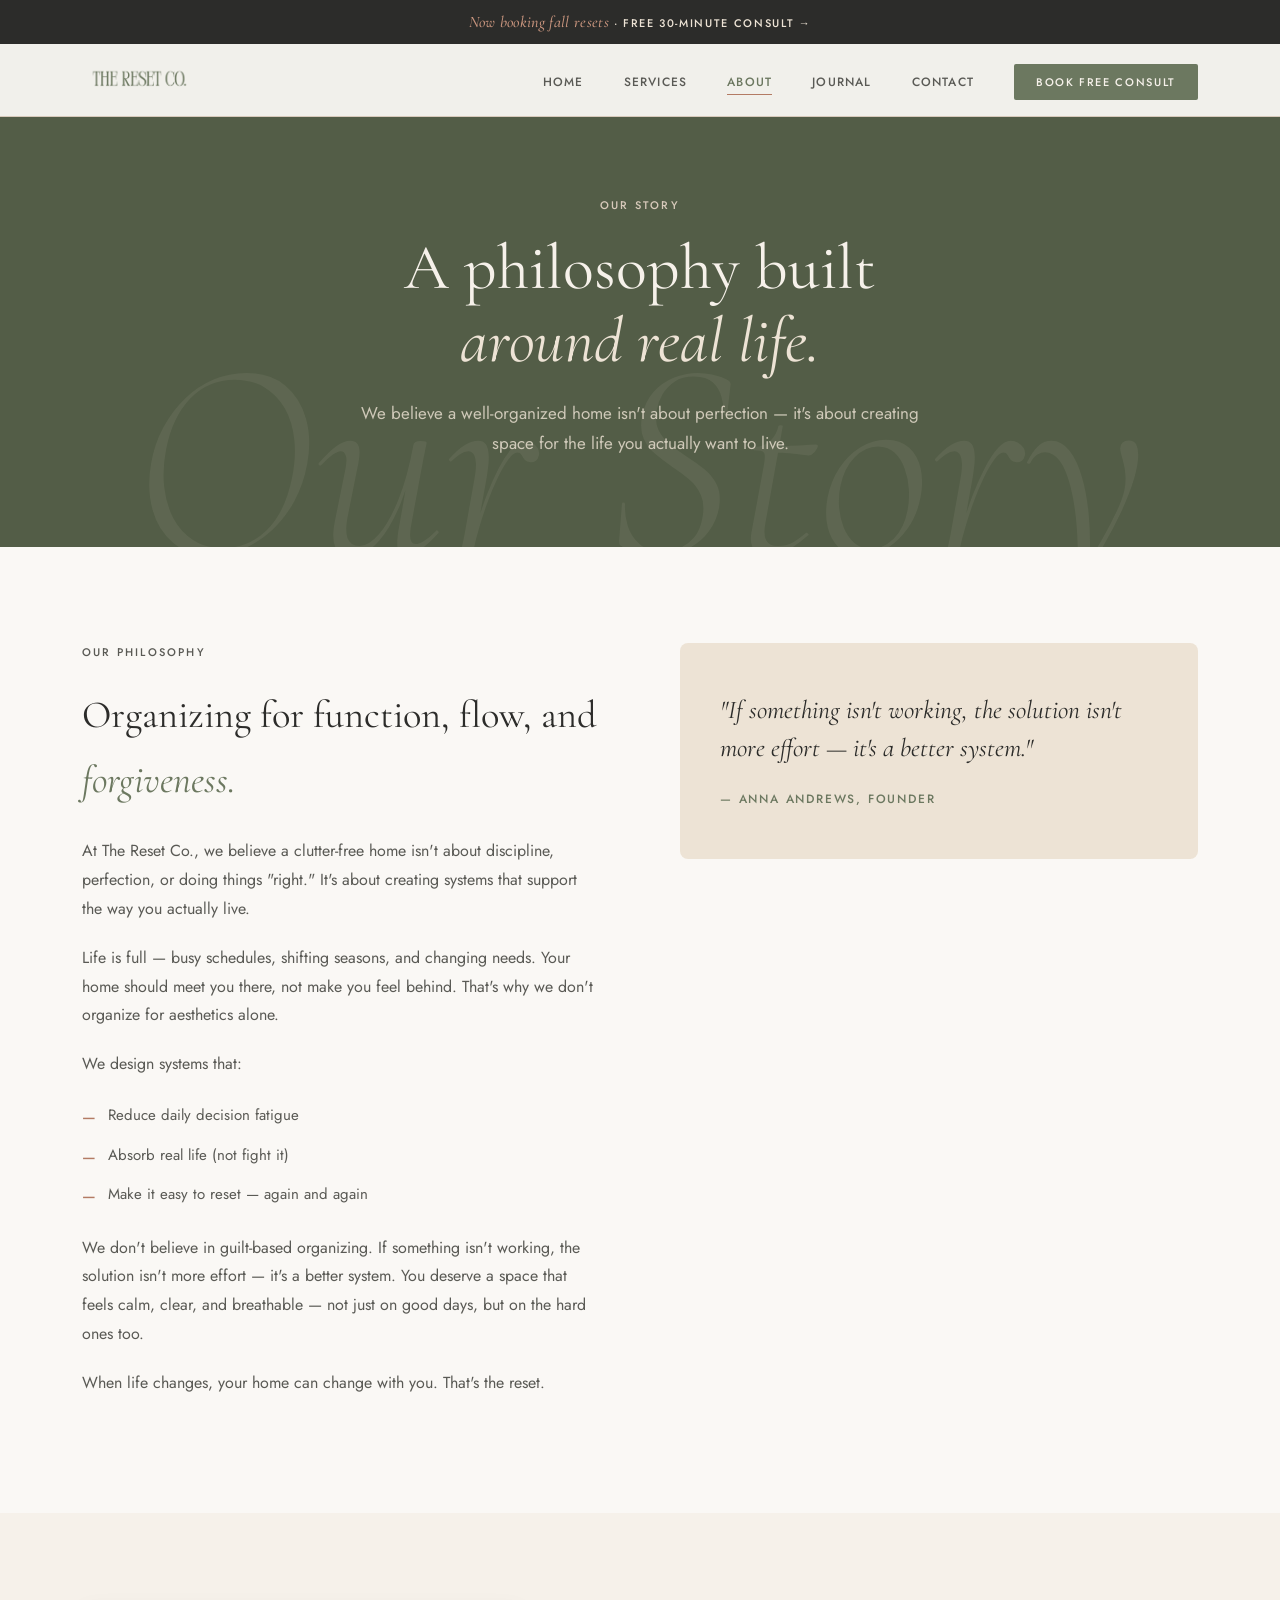
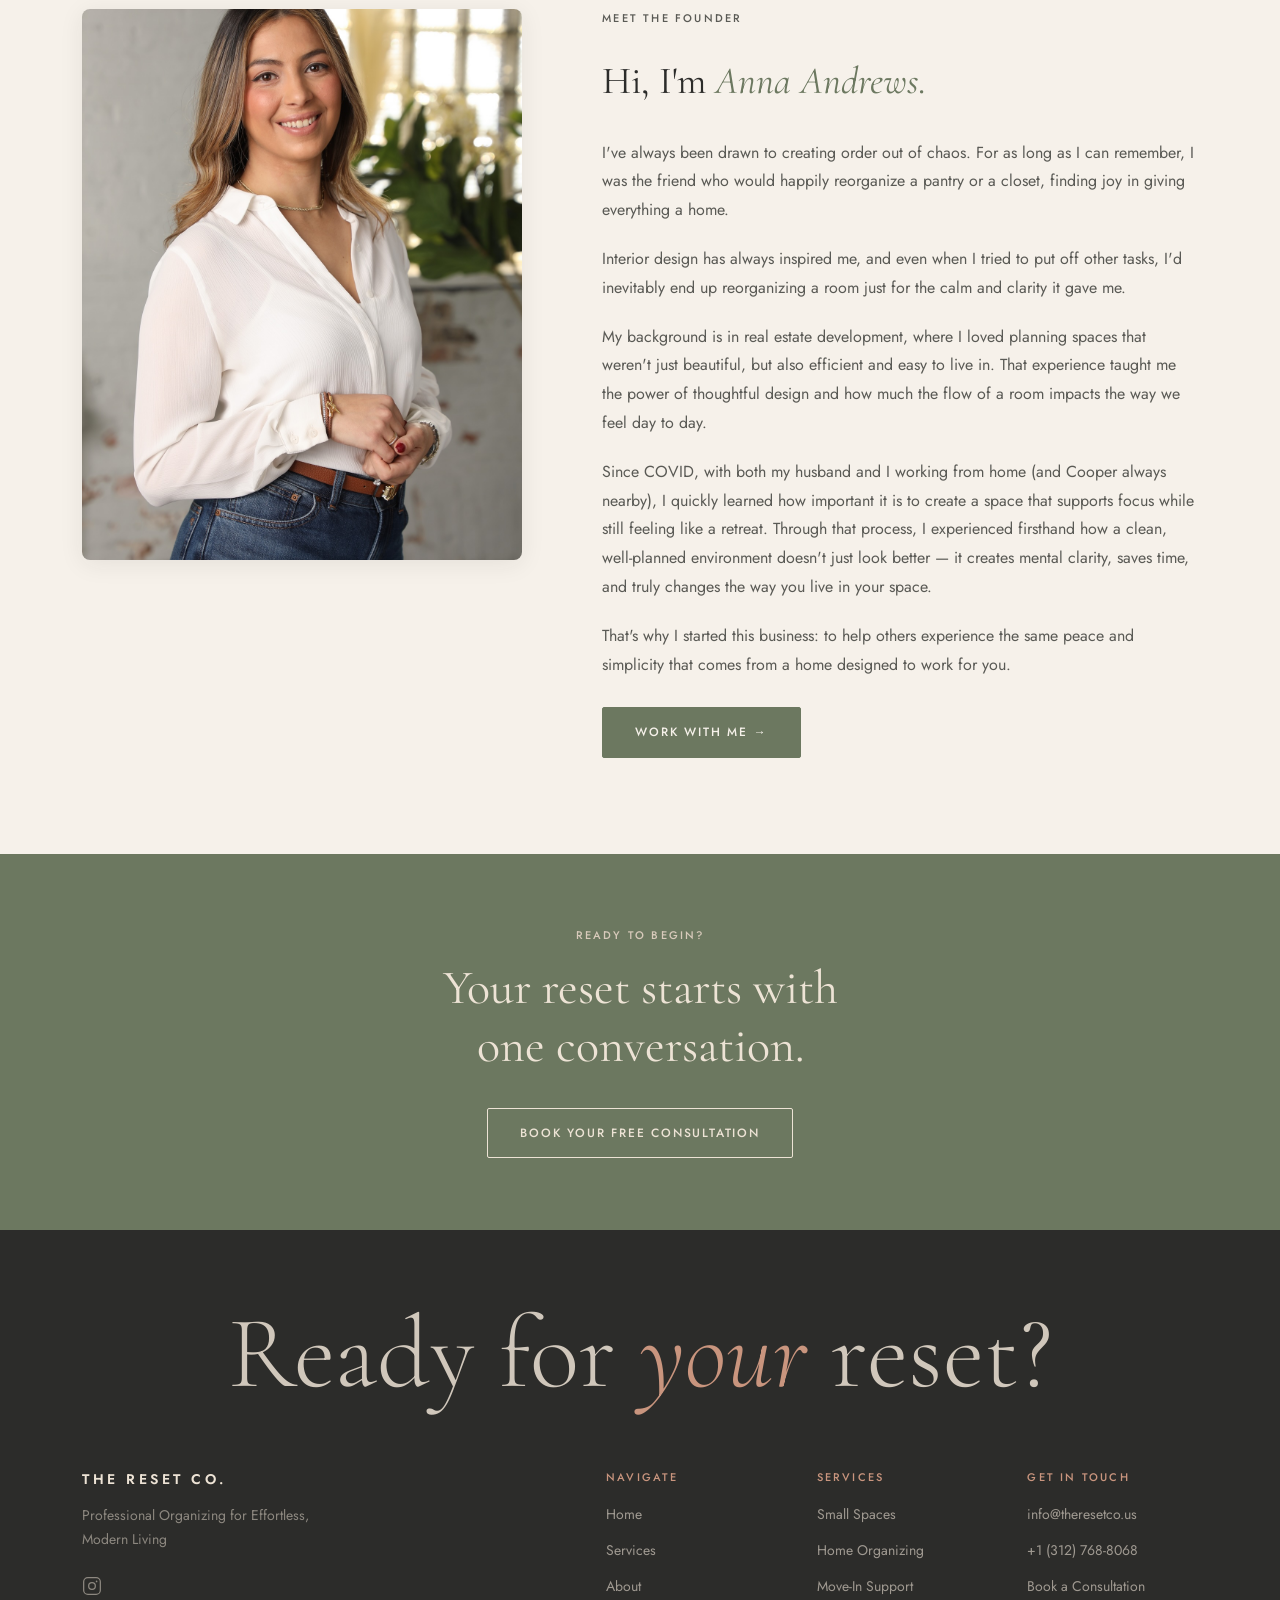
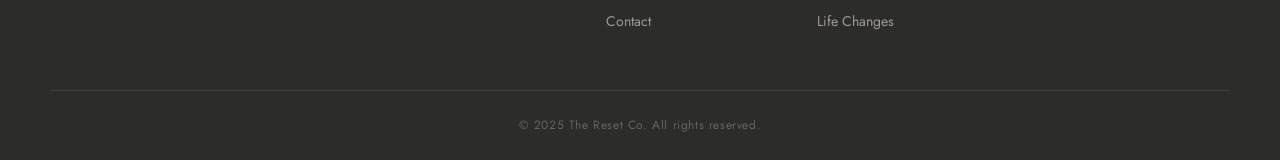
<file: about.html>
<!DOCTYPE html>
<html lang="en">
<head>
  <meta charset="UTF-8" />
  <meta name="viewport" content="width=device-width, initial-scale=1.0" />
  <title>About — The Reset Co.</title>
  <link rel="preconnect" href="https://fonts.googleapis.com" />
  <link rel="preconnect" href="https://fonts.gstatic.com" crossorigin />
  <link href="https://fonts.googleapis.com/css2?family=Cormorant+Garamond:ital,wght@0,300;0,400;0,500;0,600;1,300;1,400&family=Jost:wght@300;400;500;600&display=swap" rel="stylesheet" />
  <link rel="stylesheet" href="style.css" />
</head>
<body>

  <!-- NAV -->
  <header class="nav-wrapper">
    <div class="ribbon">
      <a href="https://calendly.com/andrews-anna95/30min" target="_blank"><em>Now booking fall resets</em> · Free 30-minute consult →</a>
    </div>
    <nav class="nav">
      <a href="index.html" class="nav-logo">
        <img src="images/rco-logo.png" alt="The Reset Co." style="height: 36px; width: auto;" />
      </a>
      <button class="nav-toggle" aria-label="Toggle menu">
        <span></span><span></span><span></span>
      </button>
      <ul class="nav-links">
        <li><a href="index.html">Home</a></li>
        <li class="has-dropdown">
          <a href="services.html">Services</a>
          <ul class="dropdown">
            <li><a href="services.html#small-spaces">Small Spaces</a></li>
            <li><a href="services.html#home-organizing">Home Organizing</a></li>
            <li><a href="services.html#move-in">Move-In Support</a></li>
            <li><a href="services.html#life-changes">Life Changes</a></li>
          </ul>
        </li>
        <li><a href="about.html" class="active">About</a></li>
        <li><a href="blog.html">Journal</a></li>
        <li><a href="contact.html">Contact</a></li>
        <li><a href="https://calendly.com/andrews-anna95/30min" target="_blank" class="nav-cta">Book Free Consult</a></li>
      </ul>
    </nav>
  </header>

  <!-- PAGE HERO -->
  <section class="page-hero" data-ghost="Our Story">
    <span class="section-label">Our Story</span>
    <h1>A philosophy built<br/><em>around real life.</em></h1>
    <p>We believe a well-organized home isn't about perfection — it's about creating space for the life you actually want to live.</p>
  </section>

  <!-- PHILOSOPHY -->
  <section class="section">
    <div class="container">
      <div class="philosophy-grid reveal">
        <div class="philosophy-text">
          <p class="section-label">Our Philosophy</p>
          <h2>Organizing for function, flow, and <em>forgiveness.</em></h2>
          <p>At The Reset Co., we believe a clutter-free home isn't about discipline, perfection, or doing things "right." It's about creating systems that support the way you actually live.</p>
          <p>Life is full — busy schedules, shifting seasons, and changing needs. Your home should meet you there, not make you feel behind. That's why we don't organize for aesthetics alone.</p>
          <p>We design systems that:</p>
          <ul class="philosophy-list">
            <li>Reduce daily decision fatigue</li>
            <li>Absorb real life (not fight it)</li>
            <li>Make it easy to reset — again and again</li>
          </ul>
          <p>We don't believe in guilt-based organizing. If something isn't working, the solution isn't more effort — it's a better system. You deserve a space that feels calm, clear, and breathable — not just on good days, but on the hard ones too.</p>
          <p>When life changes, your home can change with you. That's the reset.</p>
        </div>
        <div class="philosophy-visual">
          <blockquote>"If something isn't working, the solution isn't more effort — it's a better system."</blockquote>
          <cite>— Anna Andrews, Founder</cite>
        </div>
      </div>
    </div>
  </section>

  <!-- FOUNDER -->
  <section class="section founder-section">
    <div class="container">
      <div class="founder-grid reveal">
        <div class="founder-photo">
          <img src="images/standing-headshot2.jpeg" alt="Anna Andrews" />
        </div>
        <div class="founder-text">
          <p class="section-label">Meet the Founder</p>
          <h2>Hi, I'm <em>Anna Andrews.</em></h2>
          <p>I've always been drawn to creating order out of chaos. For as long as I can remember, I was the friend who would happily reorganize a pantry or a closet, finding joy in giving everything a home.</p>
          <p>Interior design has always inspired me, and even when I tried to put off other tasks, I'd inevitably end up reorganizing a room just for the calm and clarity it gave me.</p>
          <p>My background is in real estate development, where I loved planning spaces that weren't just beautiful, but also efficient and easy to live in. That experience taught me the power of thoughtful design and how much the flow of a room impacts the way we feel day to day.</p>
          <p>Since COVID, with both my husband and I working from home (and Cooper always nearby), I quickly learned how important it is to create a space that supports focus while still feeling like a retreat. Through that process, I experienced firsthand how a clean, well-planned environment doesn't just look better — it creates mental clarity, saves time, and truly changes the way you live in your space.</p>
          <p>That's why I started this business: to help others experience the same peace and simplicity that comes from a home designed to work for you.</p>
          <a href="https://calendly.com/andrews-anna95/30min" target="_blank" class="btn btn-primary" style="margin-top: 8px;">Work With Me →</a>
        </div>
      </div>
    </div>
  </section>

  <!-- CTA STRIP -->
  <section class="section bg-green" style="padding: 72px 0; text-align: center;">
    <div class="container">
      <p class="section-label light">Ready to Begin?</p>
      <h2 class="section-title light" style="margin-bottom: 32px;">Your reset starts with<br/>one conversation.</h2>
      <a href="https://calendly.com/andrews-anna95/30min" target="_blank" class="btn btn-outline-light">Book Your Free Consultation</a>
    </div>
  </section>

  <!-- FOOTER -->
  <footer class="footer">
    <a href="https://calendly.com/andrews-anna95/30min" target="_blank" class="footer-signoff">Ready for <em>your</em> reset?</a>
    <div class="container footer-inner">
      <div class="footer-brand">
        <p class="footer-logo">THE RESET CO.</p>
        <p class="footer-tagline">Professional Organizing for Effortless, Modern Living</p>
        <div class="footer-social">
          <a href="https://www.instagram.com/theresetco._" target="_blank" aria-label="Instagram">
            <svg width="20" height="20" viewBox="0 0 24 24" fill="none" stroke="currentColor" stroke-width="1.5"><rect x="2" y="2" width="20" height="20" rx="5"/><circle cx="12" cy="12" r="4"/><circle cx="17.5" cy="6.5" r="1" fill="currentColor" stroke="none"/></svg>
          </a>
        </div>
      </div>
      <div class="footer-links">
        <div class="footer-col">
          <p class="footer-col-title">Navigate</p>
          <a href="index.html">Home</a>
          <a href="services.html">Services</a>
          <a href="about.html">About</a>
          <a href="contact.html">Contact</a>
        </div>
        <div class="footer-col">
          <p class="footer-col-title">Services</p>
          <a href="services.html#small-spaces">Small Spaces</a>
          <a href="services.html#home-organizing">Home Organizing</a>
          <a href="services.html#move-in">Move-In Support</a>
          <a href="services.html#life-changes">Life Changes</a>
        </div>
        <div class="footer-col">
          <p class="footer-col-title">Get in Touch</p>
          <a href="mailto:info@theresetco.us">info@theresetco.us</a>
          <a href="tel:+13127688068">+1 (312) 768-8068</a>
          <a href="https://calendly.com/andrews-anna95/30min" target="_blank">Book a Consultation</a>
        </div>
      </div>
    </div>
    <div class="footer-bottom">
      <p>© 2025 The Reset Co. All rights reserved.</p>
    </div>
  </footer>

  <script src="main.js"></script>
</body>
</html>
</file>
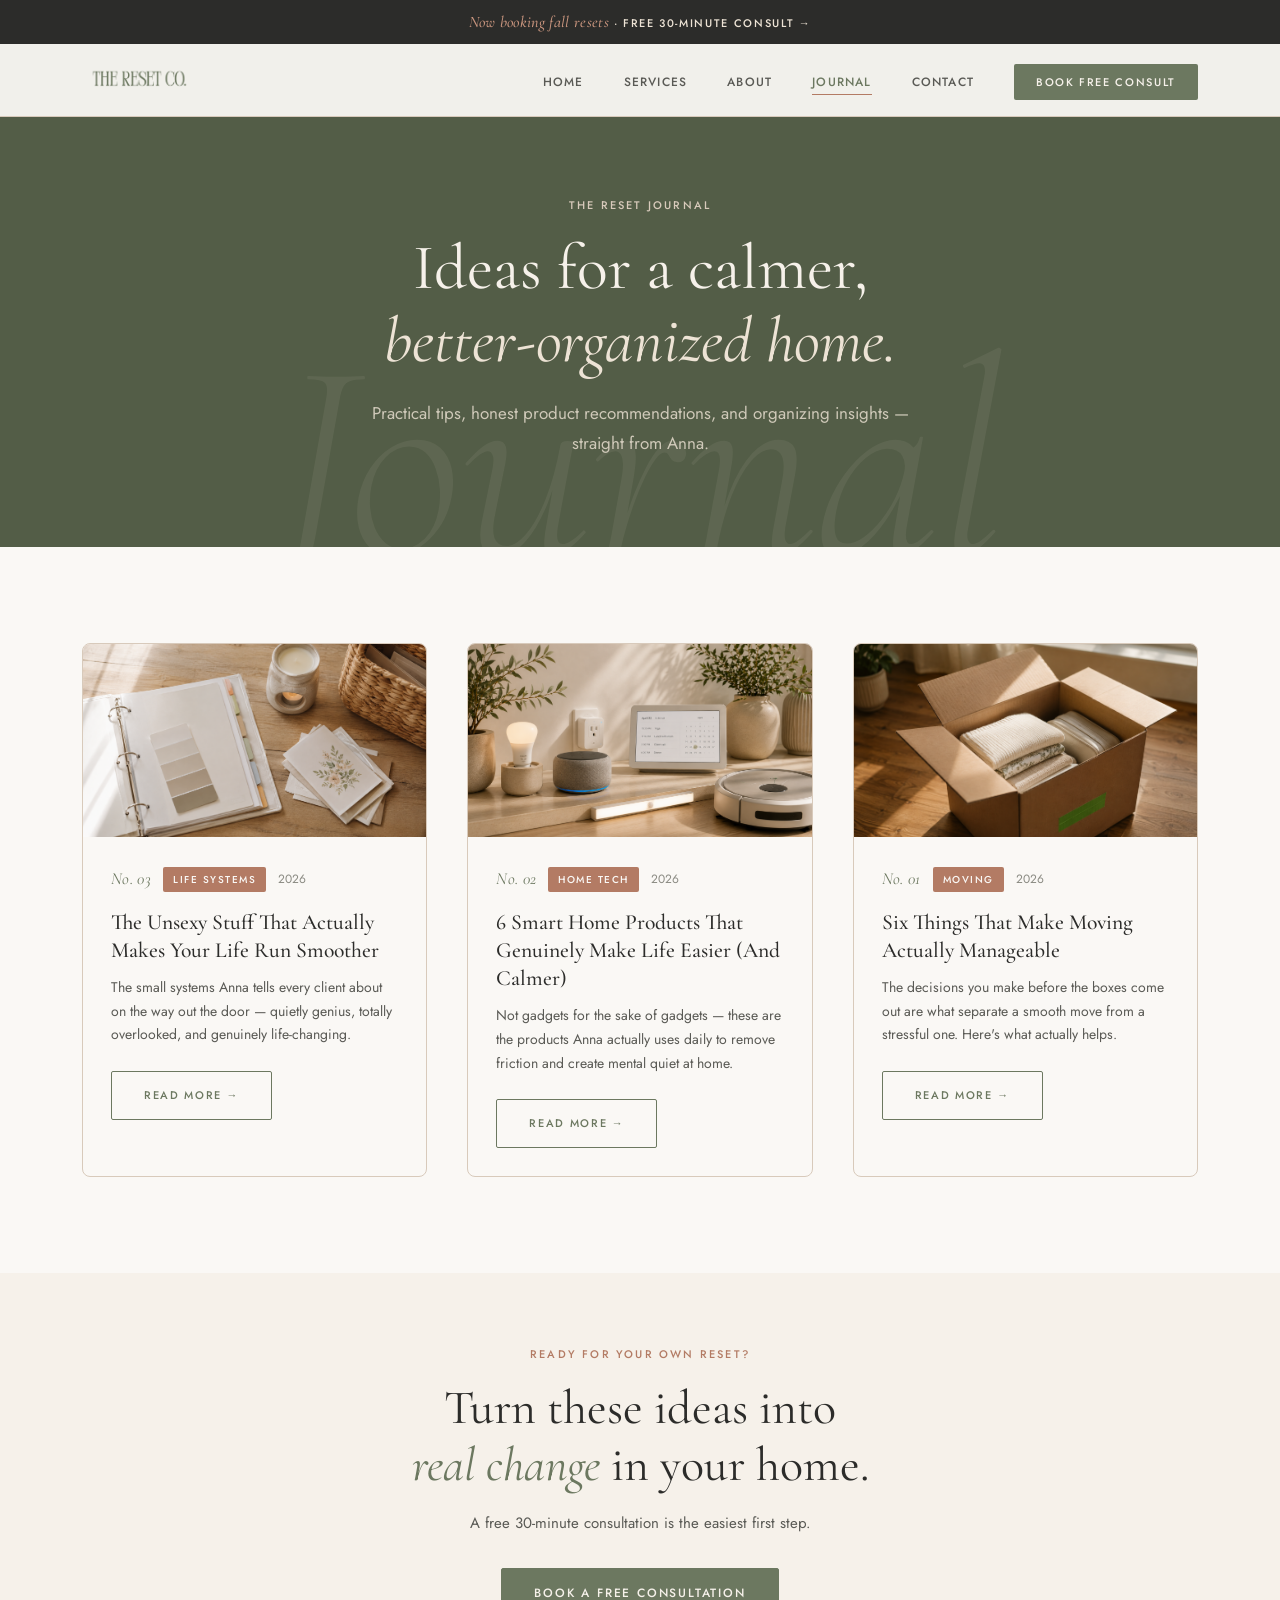
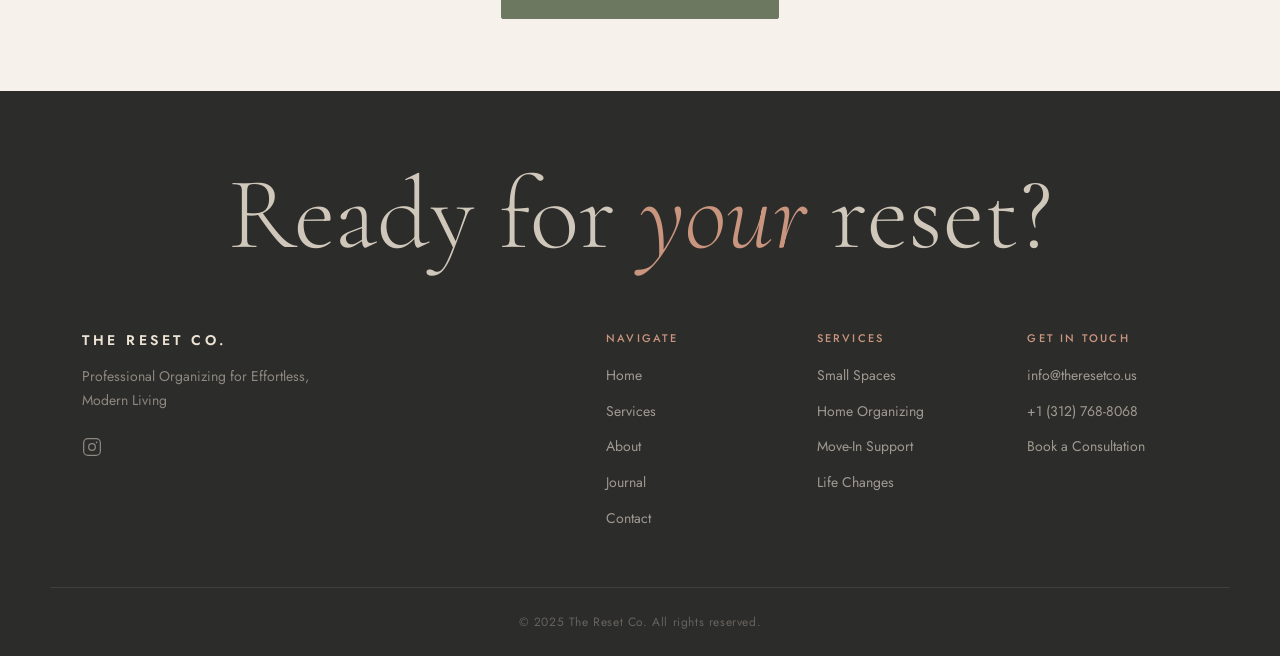
<file: blog.html>
<!DOCTYPE html>
<html lang="en">
<head>
  <meta charset="UTF-8" />
  <meta name="viewport" content="width=device-width, initial-scale=1.0" />
  <title>The Reset Journal — The Reset Co.</title>
  <link rel="preconnect" href="https://fonts.googleapis.com" />
  <link rel="preconnect" href="https://fonts.gstatic.com" crossorigin />
  <link href="https://fonts.googleapis.com/css2?family=Cormorant+Garamond:ital,wght@0,300;0,400;0,500;0,600;1,300;1,400&family=Jost:wght@300;400;500;600&display=swap" rel="stylesheet" />
  <link rel="stylesheet" href="style.css" />
</head>
<body>

  <!-- NAV -->
  <header class="nav-wrapper">
    <div class="ribbon">
      <a href="https://calendly.com/andrews-anna95/30min" target="_blank"><em>Now booking fall resets</em> · Free 30-minute consult →</a>
    </div>
    <nav class="nav">
      <a href="index.html" class="nav-logo">
        <img src="images/rco-logo.png" alt="The Reset Co." style="height: 36px; width: auto;" />
      </a>
      <button class="nav-toggle" aria-label="Toggle menu">
        <span></span><span></span><span></span>
      </button>
      <ul class="nav-links">
        <li><a href="index.html">Home</a></li>
        <li class="has-dropdown">
          <a href="services.html">Services</a>
          <ul class="dropdown">
            <li><a href="services.html#small-spaces">Small Spaces</a></li>
            <li><a href="services.html#home-organizing">Home Organizing</a></li>
            <li><a href="services.html#move-in">Move-In Support</a></li>
            <li><a href="services.html#life-changes">Life Changes</a></li>
          </ul>
        </li>
        <li><a href="about.html">About</a></li>
        <li><a href="blog.html" class="active">Journal</a></li>
        <li><a href="contact.html">Contact</a></li>
        <li><a href="https://calendly.com/andrews-anna95/30min" target="_blank" class="nav-cta">Book Free Consult</a></li>
      </ul>
    </nav>
  </header>

  <!-- PAGE HERO -->
  <section class="page-hero" data-ghost="Journal">
    <span class="section-label">The Reset Journal</span>
    <h1>Ideas for a calmer,<br/><em>better-organized home.</em></h1>
    <p>Practical tips, honest product recommendations, and organizing insights — straight from Anna.</p>
  </section>

  <!-- JOURNAL GRID -->
  <section class="section">
    <div class="container">
      <div class="blog-grid">

        <!-- ============================================================
             ARTICLE CARD — Copy & paste this block to add a new article.
             Update: href, img src, number (next No.), category, date, title, description.
             Newest entry goes first.
             ============================================================ -->
        <article class="blog-card reveal">
          <a href="blog/unsexy-life-hacks.html" target="_blank" class="blog-card-image-link">
            <div class="blog-card-image">
              <img src="images/blog-unsexy-hacks.jpg" alt="Simple home systems" />
            </div>
          </a>
          <div class="blog-card-body">
            <div class="blog-card-meta">
              <span class="journal-no">No. 03</span>
              <span class="blog-category">Life Systems</span>
              <span class="blog-date">2026</span>
            </div>
            <h2 class="blog-card-title">The Unsexy Stuff That Actually Makes Your Life Run Smoother</h2>
            <p class="blog-card-desc">The small systems Anna tells every client about on the way out the door — quietly genius, totally overlooked, and genuinely life-changing.</p>
            <a href="blog/unsexy-life-hacks.html" target="_blank" class="btn btn-outline blog-card-btn">Read More →</a>
          </div>
        </article>

        <article class="blog-card reveal">
          <a href="blog/smart-home-products.html" target="_blank" class="blog-card-image-link">
            <div class="blog-card-image">
              <img src="images/blog-smart-home.jpg" alt="Smart home products" />
            </div>
          </a>
          <div class="blog-card-body">
            <div class="blog-card-meta">
              <span class="journal-no">No. 02</span>
              <span class="blog-category">Home Tech</span>
              <span class="blog-date">2026</span>
            </div>
            <h2 class="blog-card-title">6 Smart Home Products That Genuinely Make Life Easier (And Calmer)</h2>
            <p class="blog-card-desc">Not gadgets for the sake of gadgets — these are the products Anna actually uses daily to remove friction and create mental quiet at home.</p>
            <a href="blog/smart-home-products.html" target="_blank" class="btn btn-outline blog-card-btn">Read More →</a>
          </div>
        </article>

        <article class="blog-card reveal">
          <a href="blog/six-moving-tips.html" target="_blank" class="blog-card-image-link">
            <div class="blog-card-image">
              <img src="images/blog-moving.jpg" alt="Moving tips" />
            </div>
          </a>
          <div class="blog-card-body">
            <div class="blog-card-meta">
              <span class="journal-no">No. 01</span>
              <span class="blog-category">Moving</span>
              <span class="blog-date">2026</span>
            </div>
            <h2 class="blog-card-title">Six Things That Make Moving Actually Manageable</h2>
            <p class="blog-card-desc">The decisions you make before the boxes come out are what separate a smooth move from a stressful one. Here's what actually helps.</p>
            <a href="blog/six-moving-tips.html" target="_blank" class="btn btn-outline blog-card-btn">Read More →</a>
          </div>
        </article>

      </div>
    </div>
  </section>

  <!-- CTA STRIP -->
  <section class="section bg-tan" style="padding: 72px 0; text-align: center;">
    <div class="container">
      <p class="section-label">Ready for Your Own Reset?</p>
      <h2 class="section-title" style="margin-bottom: 16px;">Turn these ideas into<br/><em>real change</em> in your home.</h2>
      <p style="color: var(--text-mid); max-width: 440px; margin: 0 auto 32px; font-size: 15px;">A free 30-minute consultation is the easiest first step.</p>
      <a href="https://calendly.com/andrews-anna95/30min" target="_blank" class="btn btn-primary">Book a Free Consultation</a>
    </div>
  </section>

  <!-- FOOTER -->
  <footer class="footer">
    <a href="https://calendly.com/andrews-anna95/30min" target="_blank" class="footer-signoff">Ready for <em>your</em> reset?</a>
    <div class="container footer-inner">
      <div class="footer-brand">
        <p class="footer-logo">THE RESET CO.</p>
        <p class="footer-tagline">Professional Organizing for Effortless, Modern Living</p>
        <div class="footer-social">
          <a href="https://www.instagram.com/theresetco._" target="_blank" aria-label="Instagram">
            <svg width="20" height="20" viewBox="0 0 24 24" fill="none" stroke="currentColor" stroke-width="1.5"><rect x="2" y="2" width="20" height="20" rx="5"/><circle cx="12" cy="12" r="4"/><circle cx="17.5" cy="6.5" r="1" fill="currentColor" stroke="none"/></svg>
          </a>
        </div>
      </div>
      <div class="footer-links">
        <div class="footer-col">
          <p class="footer-col-title">Navigate</p>
          <a href="index.html">Home</a>
          <a href="services.html">Services</a>
          <a href="about.html">About</a>
          <a href="blog.html">Journal</a>
          <a href="contact.html">Contact</a>
        </div>
        <div class="footer-col">
          <p class="footer-col-title">Services</p>
          <a href="services.html#small-spaces">Small Spaces</a>
          <a href="services.html#home-organizing">Home Organizing</a>
          <a href="services.html#move-in">Move-In Support</a>
          <a href="services.html#life-changes">Life Changes</a>
        </div>
        <div class="footer-col">
          <p class="footer-col-title">Get in Touch</p>
          <a href="mailto:info@theresetco.us">info@theresetco.us</a>
          <a href="tel:+13127688068">+1 (312) 768-8068</a>
          <a href="https://calendly.com/andrews-anna95/30min" target="_blank">Book a Consultation</a>
        </div>
      </div>
    </div>
    <div class="footer-bottom">
      <p>© 2025 The Reset Co. All rights reserved.</p>
    </div>
  </footer>

  <script src="main.js"></script>
</body>
</html>
</file>
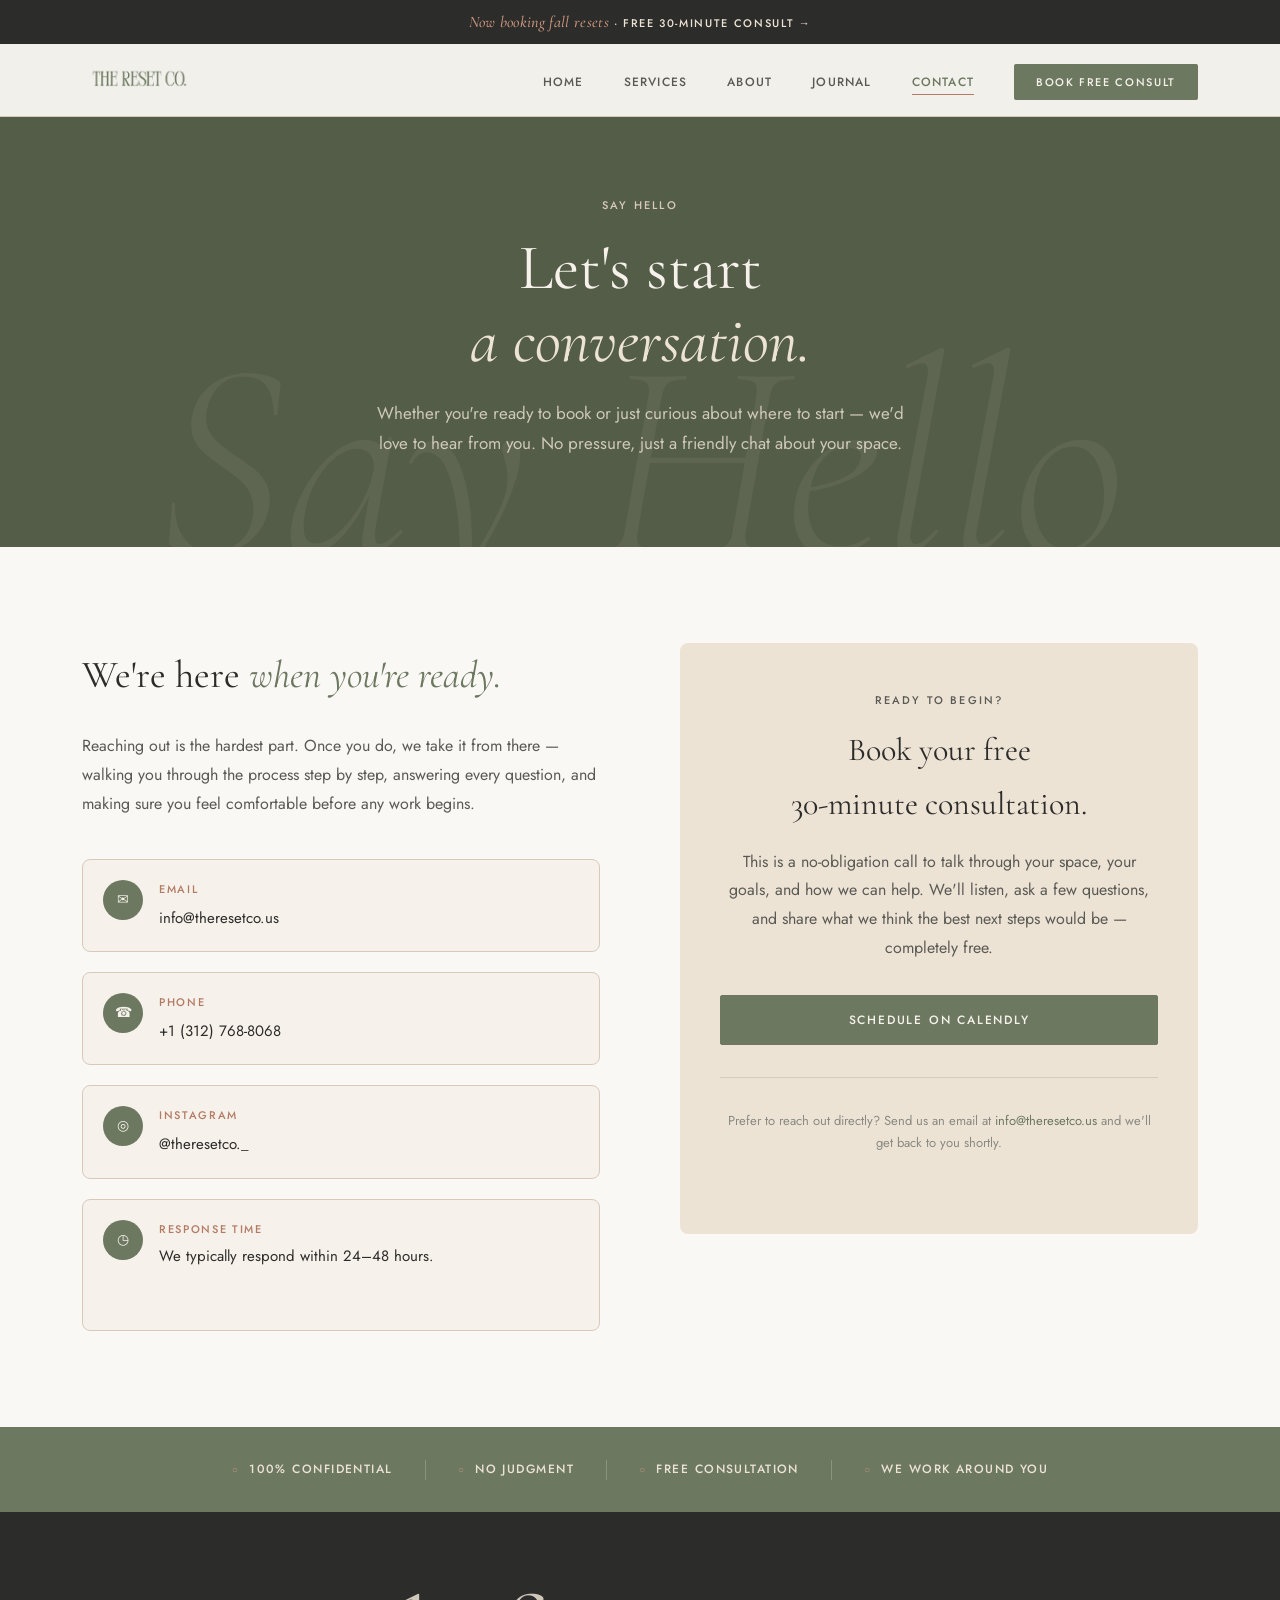
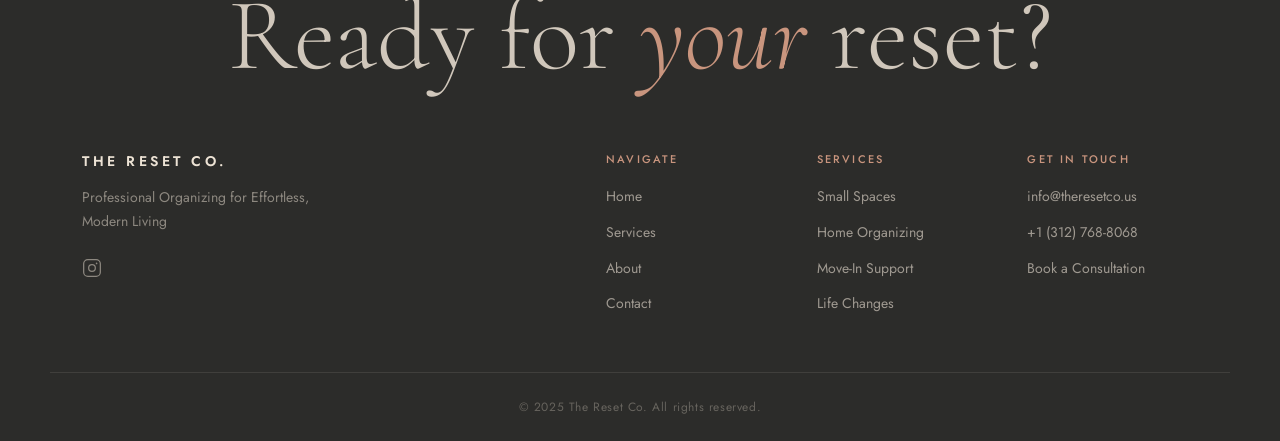
<file: contact.html>
<!DOCTYPE html>
<html lang="en">
<head>
  <meta charset="UTF-8" />
  <meta name="viewport" content="width=device-width, initial-scale=1.0" />
  <title>Contact — The Reset Co.</title>
  <link rel="preconnect" href="https://fonts.googleapis.com" />
  <link rel="preconnect" href="https://fonts.gstatic.com" crossorigin />
  <link href="https://fonts.googleapis.com/css2?family=Cormorant+Garamond:ital,wght@0,300;0,400;0,500;0,600;1,300;1,400&family=Jost:wght@300;400;500;600&display=swap" rel="stylesheet" />
  <link rel="stylesheet" href="style.css" />
</head>
<body>

  <!-- NAV -->
  <header class="nav-wrapper">
    <div class="ribbon">
      <a href="https://calendly.com/andrews-anna95/30min" target="_blank"><em>Now booking fall resets</em> · Free 30-minute consult →</a>
    </div>
    <nav class="nav">
      <a href="index.html" class="nav-logo">
        <img src="images/rco-logo.png" alt="The Reset Co." style="height: 36px; width: auto;" />
      </a>
      <button class="nav-toggle" aria-label="Toggle menu">
        <span></span><span></span><span></span>
      </button>
      <ul class="nav-links">
        <li><a href="index.html">Home</a></li>
        <li class="has-dropdown">
          <a href="services.html">Services</a>
          <ul class="dropdown">
            <li><a href="services.html#small-spaces">Small Spaces</a></li>
            <li><a href="services.html#home-organizing">Home Organizing</a></li>
            <li><a href="services.html#move-in">Move-In Support</a></li>
            <li><a href="services.html#life-changes">Life Changes</a></li>
          </ul>
        </li>
        <li><a href="about.html">About</a></li>
        <li><a href="blog.html">Journal</a></li>
        <li><a href="contact.html" class="active">Contact</a></li>
        <li><a href="https://calendly.com/andrews-anna95/30min" target="_blank" class="nav-cta">Book Free Consult</a></li>
      </ul>
    </nav>
  </header>

  <!-- PAGE HERO -->
  <section class="page-hero" data-ghost="Say Hello">
    <span class="section-label">Say Hello</span>
    <h1>Let's start<br/><em>a conversation.</em></h1>
    <p>Whether you're ready to book or just curious about where to start — we'd love to hear from you. No pressure, just a friendly chat about your space.</p>
  </section>

  <!-- CONTACT CONTENT -->
  <section class="section">
    <div class="container">
      <div class="contact-grid reveal">
        <div class="contact-info">
          <h2>We're here <em>when you're ready.</em></h2>
          <p>Reaching out is the hardest part. Once you do, we take it from there — walking you through the process step by step, answering every question, and making sure you feel comfortable before any work begins.</p>

          <div class="contact-details">
            <div class="contact-detail">
              <div class="contact-detail-icon">✉</div>
              <div class="contact-detail-text">
                <p>Email</p>
                <a href="mailto:info@theresetco.us">info@theresetco.us</a>
              </div>
            </div>
            <div class="contact-detail">
              <div class="contact-detail-icon">☎</div>
              <div class="contact-detail-text">
                <p>Phone</p>
                <a href="tel:+13127688068">+1 (312) 768-8068</a>
              </div>
            </div>
            <div class="contact-detail">
              <div class="contact-detail-icon">◎</div>
              <div class="contact-detail-text">
                <p>Instagram</p>
                <a href="https://www.instagram.com/theresetco._" target="_blank">@theresetco._</a>
              </div>
            </div>
            <div class="contact-detail">
              <div class="contact-detail-icon">◷</div>
              <div class="contact-detail-text">
                <p>Response Time</p>
                <p>We typically respond within 24–48 hours.</p>
              </div>
            </div>
          </div>
        </div>

        <div class="contact-cta-box">
          <p class="section-label" style="display:block; margin-bottom:12px;">Ready to Begin?</p>
          <h3>Book your free<br/>30-minute consultation.</h3>
          <p>This is a no-obligation call to talk through your space, your goals, and how we can help. We'll listen, ask a few questions, and share what we think the best next steps would be — completely free.</p>
          <a href="https://calendly.com/andrews-anna95/30min" target="_blank" class="btn btn-primary">Schedule on Calendly</a>

          <div style="margin-top: 32px; padding-top: 32px; border-top: 1px solid var(--tan-dark);">
            <p style="font-size: 13px; color: var(--text-light); line-height: 1.7;">Prefer to reach out directly? Send us an email at <a href="mailto:info@theresetco.us" style="color: var(--green);">info@theresetco.us</a> and we'll get back to you shortly.</p>
          </div>
        </div>
      </div>
    </div>
  </section>

  <!-- REASSURANCE STRIP -->
  <section class="trust-bar">
    <div class="trust-item"><span class="trust-icon">○</span> 100% Confidential</div>
    <div class="trust-divider"></div>
    <div class="trust-item"><span class="trust-icon">○</span> No Judgment</div>
    <div class="trust-divider"></div>
    <div class="trust-item"><span class="trust-icon">○</span> Free Consultation</div>
    <div class="trust-divider"></div>
    <div class="trust-item"><span class="trust-icon">○</span> We Work Around You</div>
  </section>

  <!-- FOOTER -->
  <footer class="footer">
    <a href="https://calendly.com/andrews-anna95/30min" target="_blank" class="footer-signoff">Ready for <em>your</em> reset?</a>
    <div class="container footer-inner">
      <div class="footer-brand">
        <p class="footer-logo">THE RESET CO.</p>
        <p class="footer-tagline">Professional Organizing for Effortless, Modern Living</p>
        <div class="footer-social">
          <a href="https://www.instagram.com/theresetco._" target="_blank" aria-label="Instagram">
            <svg width="20" height="20" viewBox="0 0 24 24" fill="none" stroke="currentColor" stroke-width="1.5"><rect x="2" y="2" width="20" height="20" rx="5"/><circle cx="12" cy="12" r="4"/><circle cx="17.5" cy="6.5" r="1" fill="currentColor" stroke="none"/></svg>
          </a>
        </div>
      </div>
      <div class="footer-links">
        <div class="footer-col">
          <p class="footer-col-title">Navigate</p>
          <a href="index.html">Home</a>
          <a href="services.html">Services</a>
          <a href="about.html">About</a>
          <a href="contact.html">Contact</a>
        </div>
        <div class="footer-col">
          <p class="footer-col-title">Services</p>
          <a href="services.html#small-spaces">Small Spaces</a>
          <a href="services.html#home-organizing">Home Organizing</a>
          <a href="services.html#move-in">Move-In Support</a>
          <a href="services.html#life-changes">Life Changes</a>
        </div>
        <div class="footer-col">
          <p class="footer-col-title">Get in Touch</p>
          <a href="mailto:info@theresetco.us">info@theresetco.us</a>
          <a href="tel:+13127688068">+1 (312) 768-8068</a>
          <a href="https://calendly.com/andrews-anna95/30min" target="_blank">Book a Consultation</a>
        </div>
      </div>
    </div>
    <div class="footer-bottom">
      <p>© 2025 The Reset Co. All rights reserved.</p>
    </div>
  </footer>

  <script src="main.js"></script>
</body>
</html>
</file>
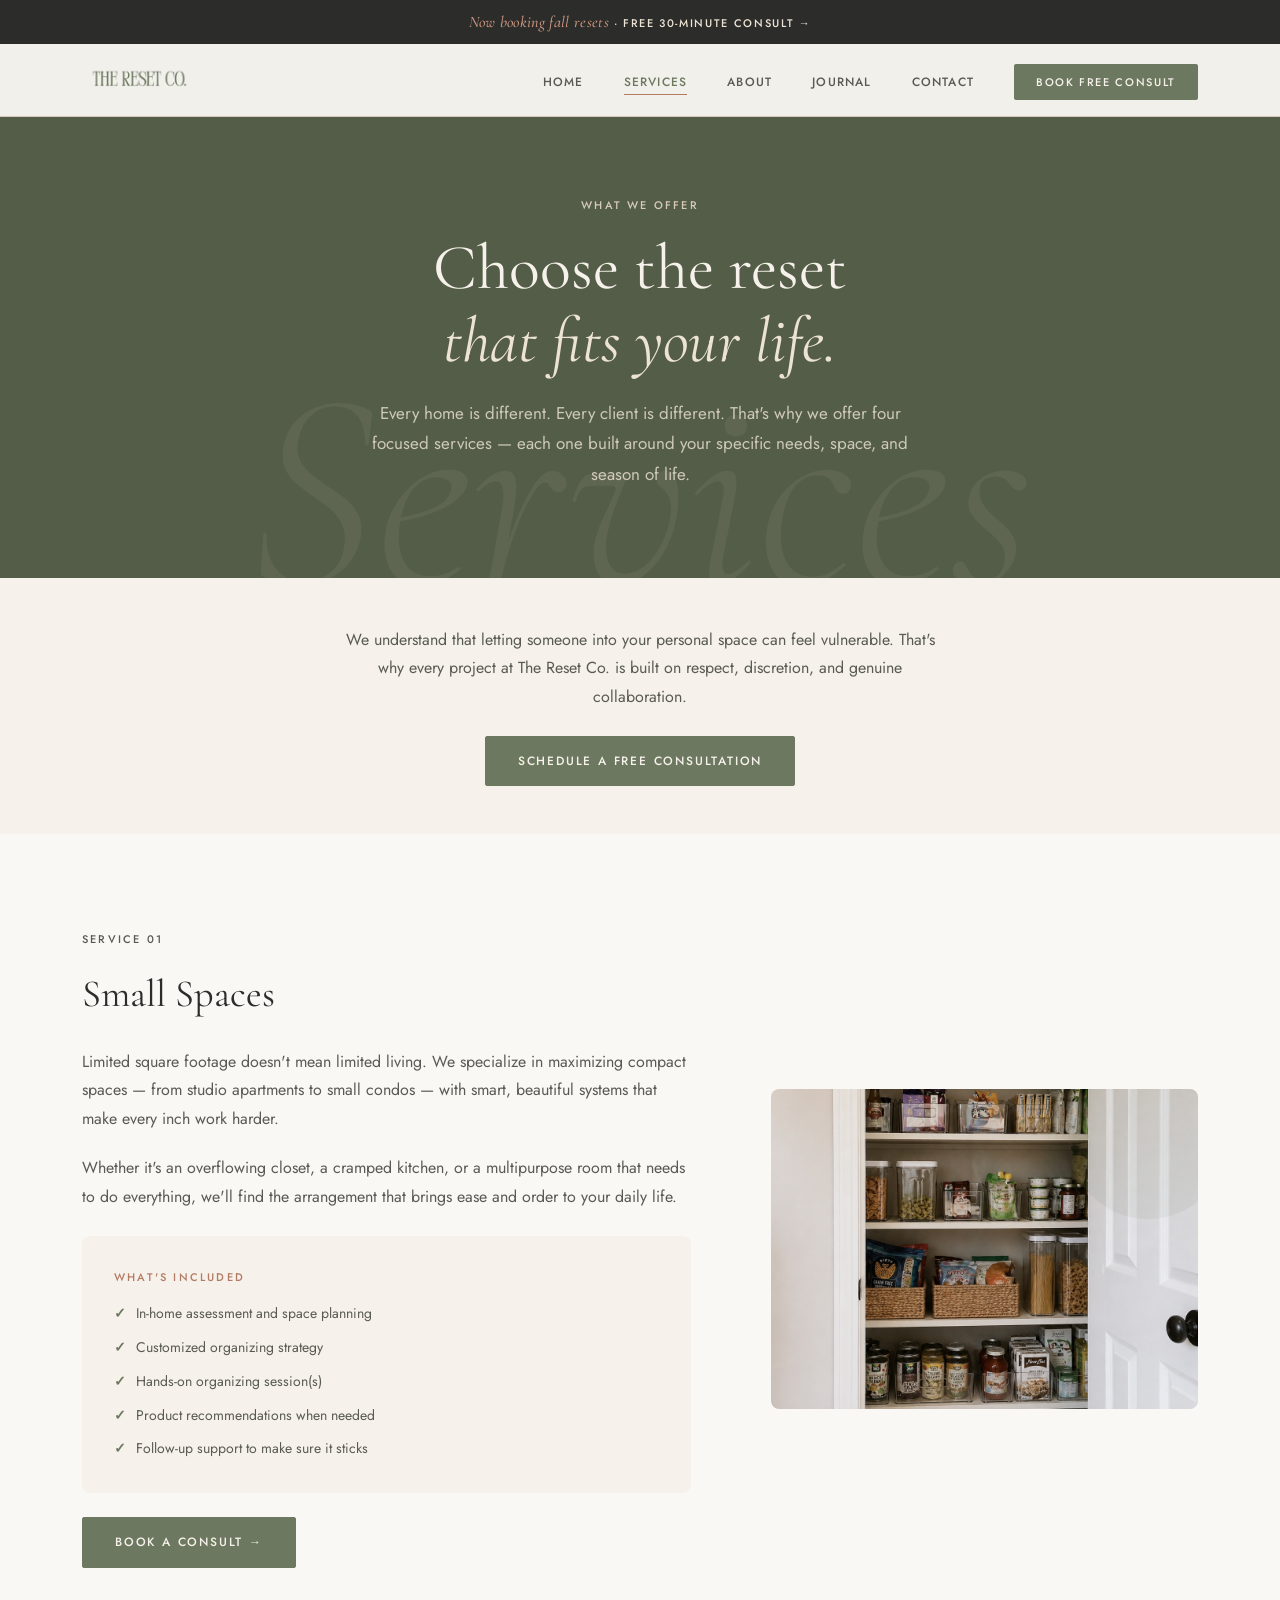
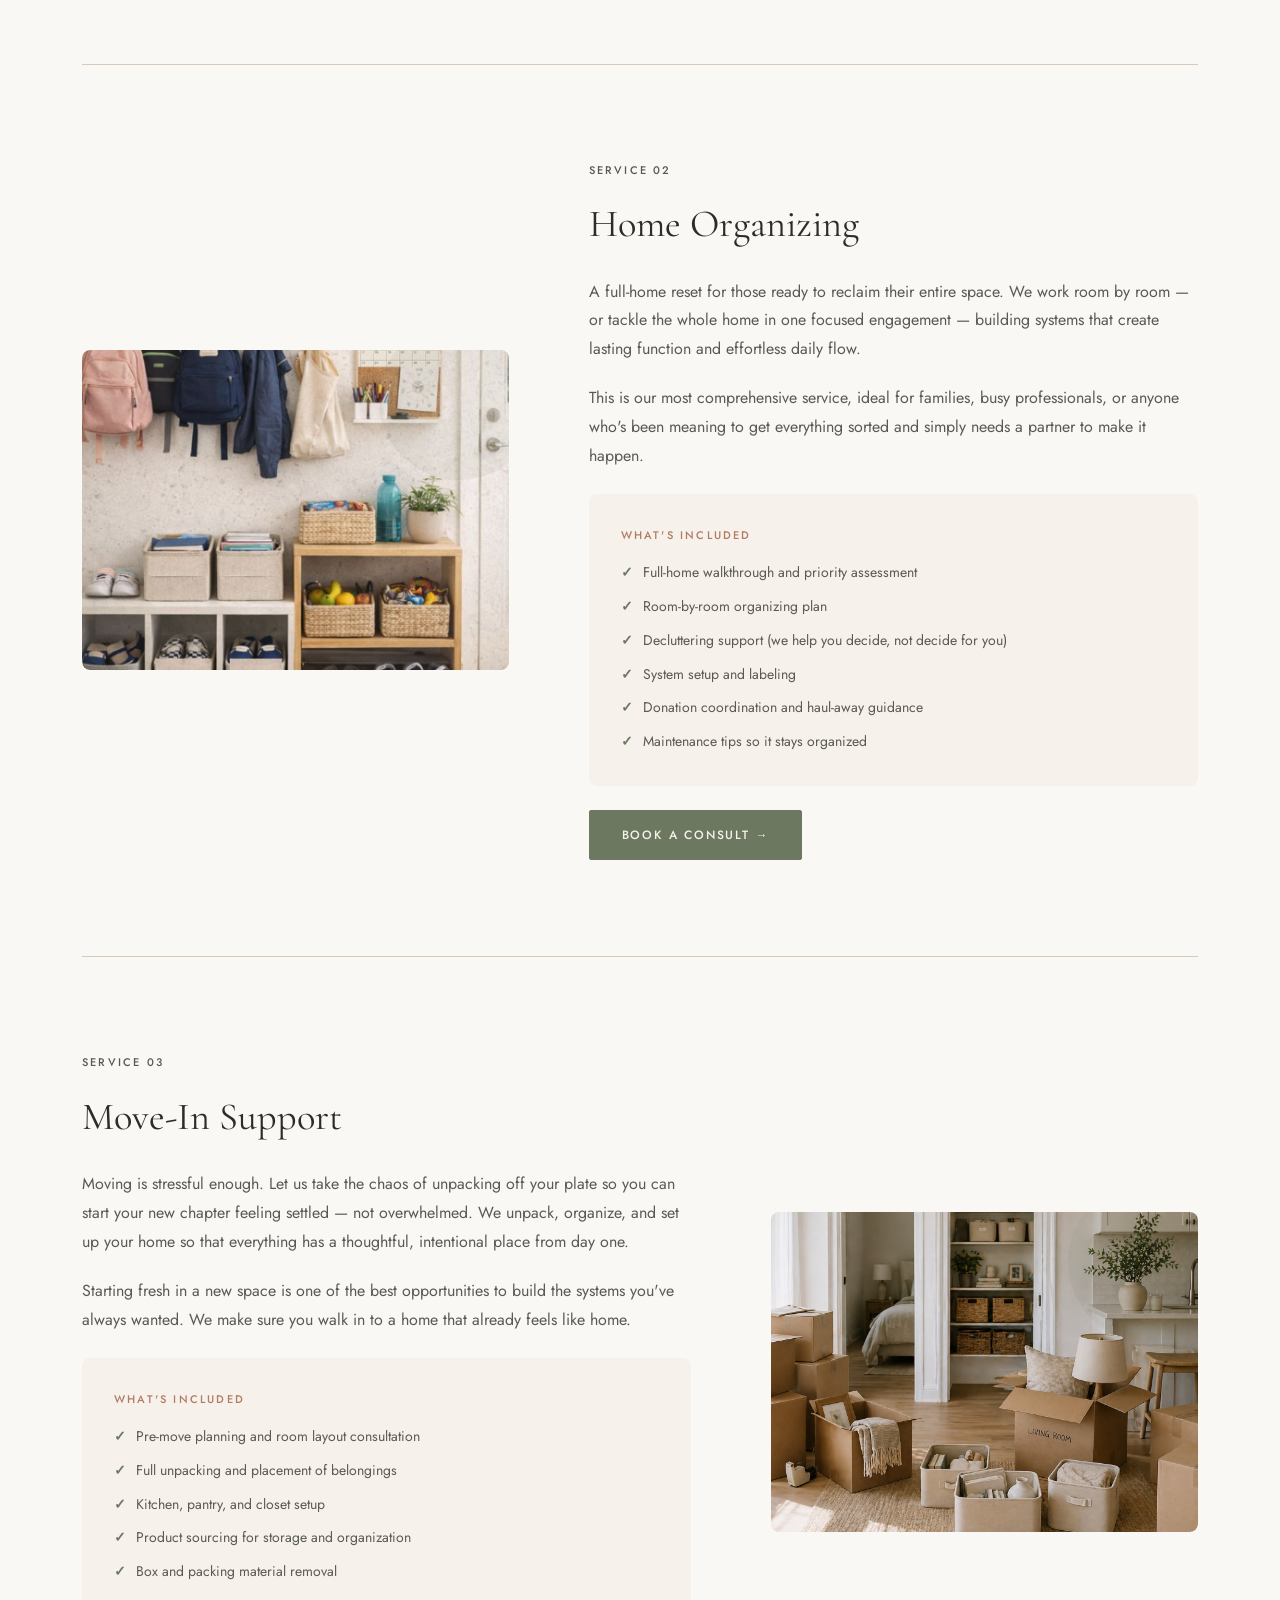
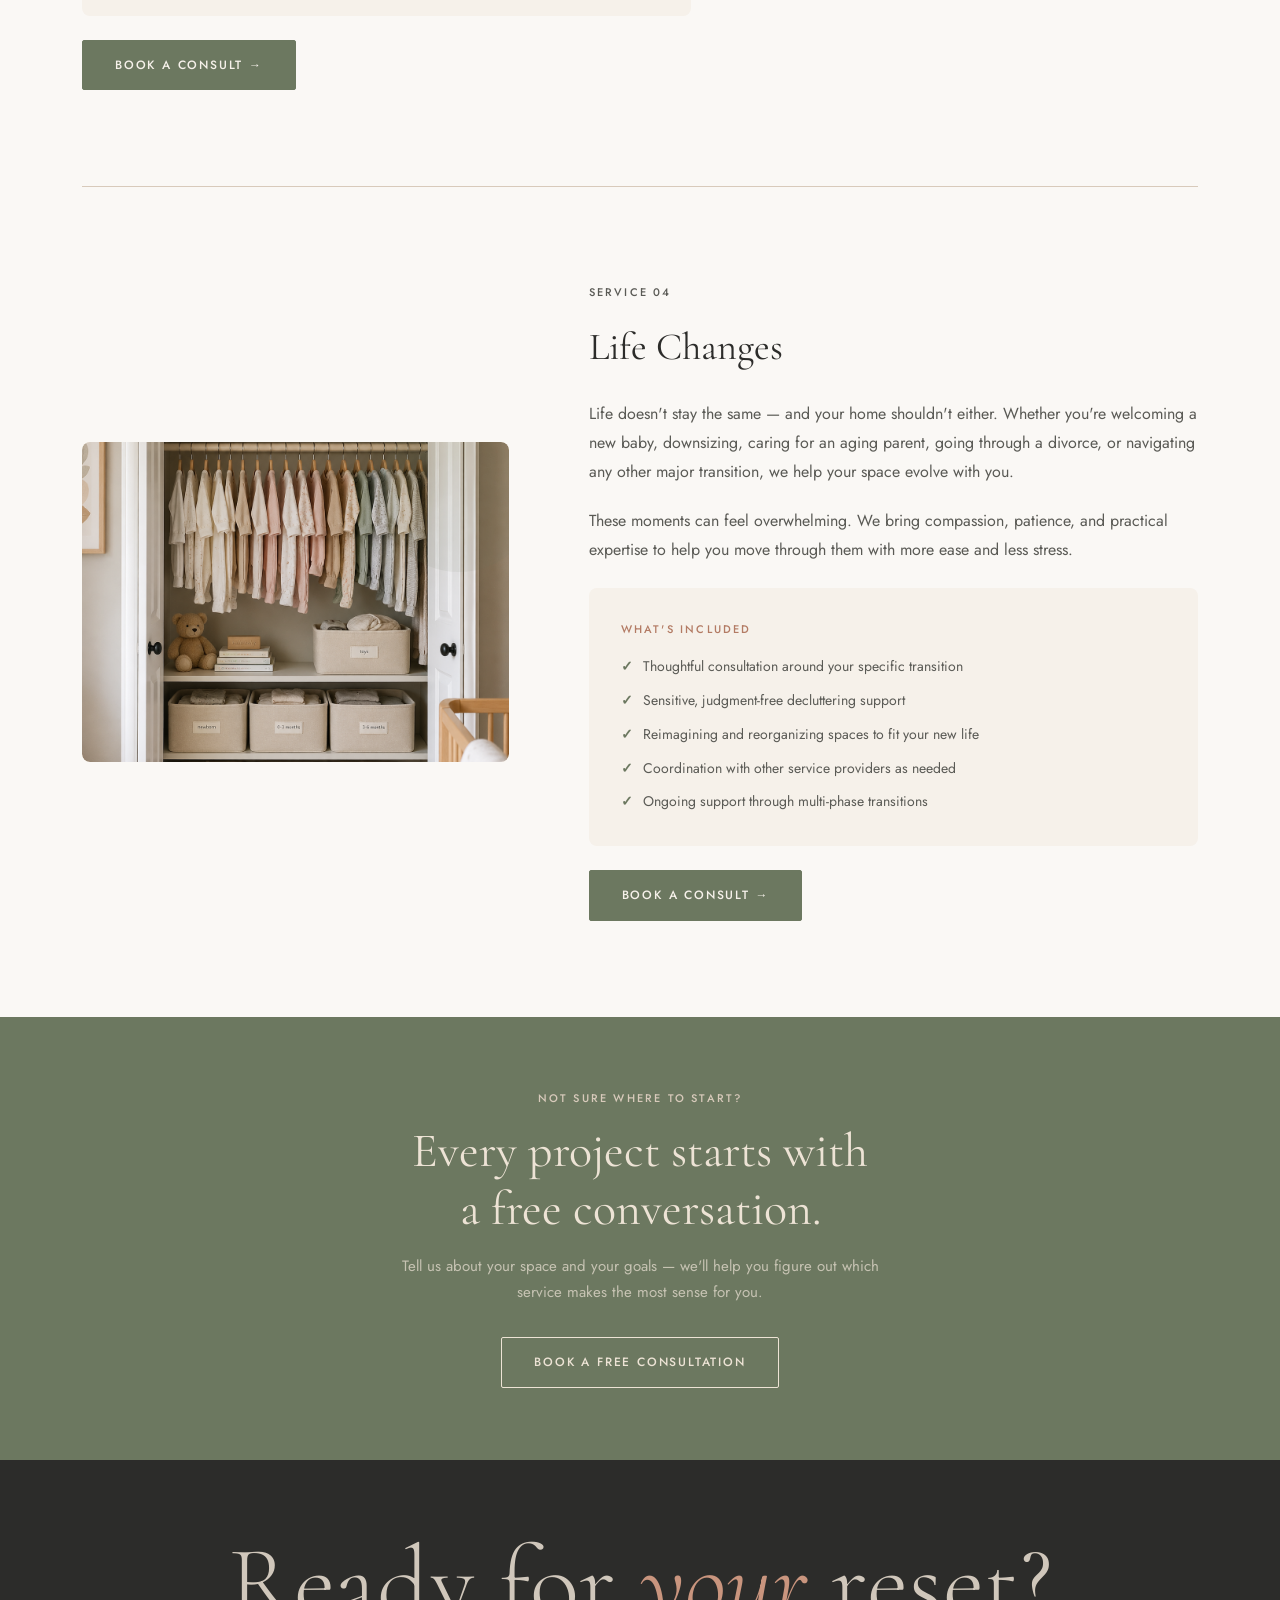
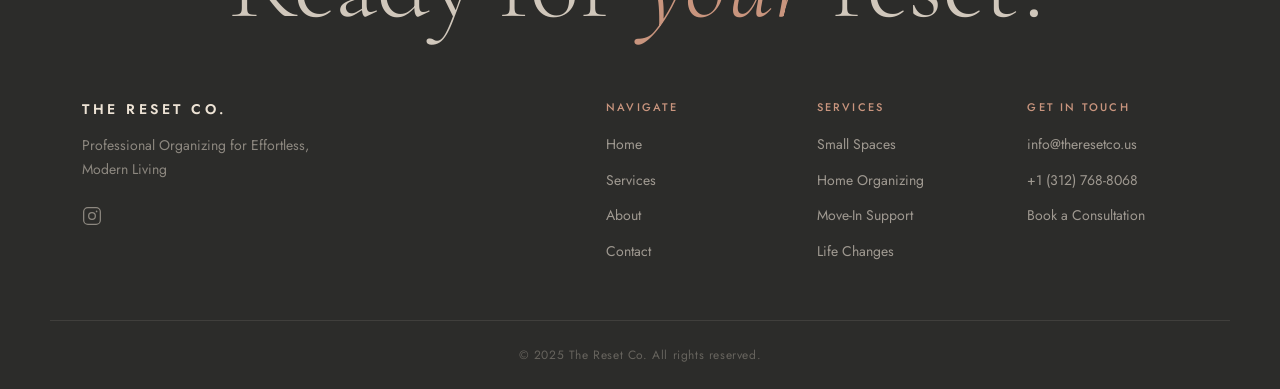
<file: services.html>
<!DOCTYPE html>
<html lang="en">
<head>
  <meta charset="UTF-8" />
  <meta name="viewport" content="width=device-width, initial-scale=1.0" />
  <title>Services — The Reset Co.</title>
  <link rel="preconnect" href="https://fonts.googleapis.com" />
  <link rel="preconnect" href="https://fonts.gstatic.com" crossorigin />
  <link href="https://fonts.googleapis.com/css2?family=Cormorant+Garamond:ital,wght@0,300;0,400;0,500;0,600;1,300;1,400&family=Jost:wght@300;400;500;600&display=swap" rel="stylesheet" />
  <link rel="stylesheet" href="style.css" />
</head>
<body>

  <!-- NAV -->
  <header class="nav-wrapper">
    <div class="ribbon">
      <a href="https://calendly.com/andrews-anna95/30min" target="_blank"><em>Now booking fall resets</em> · Free 30-minute consult →</a>
    </div>
    <nav class="nav">
      <a href="index.html" class="nav-logo">
        <img src="images/rco-logo.png" alt="The Reset Co." style="height: 36px; width: auto;" />
      </a>
      <button class="nav-toggle" aria-label="Toggle menu">
        <span></span><span></span><span></span>
      </button>
      <ul class="nav-links">
        <li><a href="index.html">Home</a></li>
        <li class="has-dropdown">
          <a href="services.html" class="active">Services</a>
          <ul class="dropdown">
            <li><a href="#small-spaces">Small Spaces</a></li>
            <li><a href="#home-organizing">Home Organizing</a></li>
            <li><a href="#move-in">Move-In Support</a></li>
            <li><a href="#life-changes">Life Changes</a></li>
          </ul>
        </li>
        <li><a href="about.html">About</a></li>
        <li><a href="blog.html">Journal</a></li>
        <li><a href="contact.html">Contact</a></li>
        <li><a href="https://calendly.com/andrews-anna95/30min" target="_blank" class="nav-cta">Book Free Consult</a></li>
      </ul>
    </nav>
  </header>

  <!-- PAGE HERO -->
  <section class="page-hero" data-ghost="Services">
    <span class="section-label">What We Offer</span>
    <h1>Choose the reset<br/><em>that fits your life.</em></h1>
    <p>Every home is different. Every client is different. That's why we offer four focused services — each one built around your specific needs, space, and season of life.</p>
  </section>

  <!-- INTRO + CTA -->
  <section class="section bg-tan" style="padding: 48px 0; text-align: center;">
    <div class="container">
      <p style="color: var(--text-mid); max-width: 600px; margin: 0 auto 24px; font-size: 16px; line-height: 1.8;">We understand that letting someone into your personal space can feel vulnerable. That's why every project at The Reset Co. is built on respect, discretion, and genuine collaboration.</p>
      <a href="https://calendly.com/andrews-anna95/30min" target="_blank" class="btn btn-primary">Schedule a Free Consultation</a>
    </div>
  </section>

  <!-- SERVICES LIST -->
  <div class="container">
    <div class="services-list">

      <!-- Small Spaces -->
      <div class="service-detail reveal" id="small-spaces">
        <div class="service-detail-text">
          <p class="section-label">Service 01</p>
          <h2>Small Spaces</h2>
          <p>Limited square footage doesn't mean limited living. We specialize in maximizing compact spaces — from studio apartments to small condos — with smart, beautiful systems that make every inch work harder.</p>
          <p>Whether it's an overflowing closet, a cramped kitchen, or a multipurpose room that needs to do everything, we'll find the arrangement that brings ease and order to your daily life.</p>
          <div class="service-includes">
            <h4>What's Included</h4>
            <ul>
              <li>In-home assessment and space planning</li>
              <li>Customized organizing strategy</li>
              <li>Hands-on organizing session(s)</li>
              <li>Product recommendations when needed</li>
              <li>Follow-up support to make sure it sticks</li>
            </ul>
          </div>
          <a href="https://calendly.com/andrews-anna95/30min" target="_blank" class="btn btn-primary">Book a Consult →</a>
        </div>
        <div class="service-visual">
          <img src="images/pantry.png" alt="pantry" 
            style="width:100%; height:100%; object-fit:cover; border-radius:8px;" />
        </div>
      </div>

      <!-- Home Organizing -->
      <div class="service-detail reverse reveal" id="home-organizing">
        <div class="service-detail-text">
          <p class="section-label">Service 02</p>
          <h2>Home Organizing</h2>
          <p>A full-home reset for those ready to reclaim their entire space. We work room by room — or tackle the whole home in one focused engagement — building systems that create lasting function and effortless daily flow.</p>
          <p>This is our most comprehensive service, ideal for families, busy professionals, or anyone who's been meaning to get everything sorted and simply needs a partner to make it happen.</p>
          <div class="service-includes">
            <h4>What's Included</h4>
            <ul>
              <li>Full-home walkthrough and priority assessment</li>
              <li>Room-by-room organizing plan</li>
              <li>Decluttering support (we help you decide, not decide for you)</li>
              <li>System setup and labeling</li>
              <li>Donation coordination and haul-away guidance</li>
              <li>Maintenance tips so it stays organized</li>
            </ul>
          </div>
          <a href="https://calendly.com/andrews-anna95/30min" target="_blank" class="btn btn-primary">Book a Consult →</a>
        </div>
        <div class="service-visual">
          <img src="images/kids-entryway.png" alt="entryway" 
          style="width:100%; height:100%; object-fit:cover; border-radius:8px;" />
        </div>
      </div>

      <!-- Move-In Support -->
      <div class="service-detail reveal" id="move-in">
        <div class="service-detail-text">
          <p class="section-label">Service 03</p>
          <h2>Move-In Support</h2>
          <p>Moving is stressful enough. Let us take the chaos of unpacking off your plate so you can start your new chapter feeling settled — not overwhelmed. We unpack, organize, and set up your home so that everything has a thoughtful, intentional place from day one.</p>
          <p>Starting fresh in a new space is one of the best opportunities to build the systems you've always wanted. We make sure you walk in to a home that already feels like home.</p>
          <div class="service-includes">
            <h4>What's Included</h4>
            <ul>
              <li>Pre-move planning and room layout consultation</li>
              <li>Full unpacking and placement of belongings</li>
              <li>Kitchen, pantry, and closet setup</li>
              <li>Product sourcing for storage and organization</li>
              <li>Box and packing material removal</li>
            </ul>
          </div>
          <a href="https://calendly.com/andrews-anna95/30min" target="_blank" class="btn btn-primary">Book a Consult →</a>
        </div>
        <div class="service-visual">
          <img src="images/moving.png" alt="moving" 
         style="width:100%; height:100%; object-fit:cover; border-radius:8px;" />
        </div>
      </div>

      <!-- Life Changes -->
      <div class="service-detail reverse reveal" id="life-changes">
        <div class="service-detail-text">
          <p class="section-label">Service 04</p>
          <h2>Life Changes</h2>
          <p>Life doesn't stay the same — and your home shouldn't either. Whether you're welcoming a new baby, downsizing, caring for an aging parent, going through a divorce, or navigating any other major transition, we help your space evolve with you.</p>
          <p>These moments can feel overwhelming. We bring compassion, patience, and practical expertise to help you move through them with more ease and less stress.</p>
          <div class="service-includes">
            <h4>What's Included</h4>
            <ul>
              <li>Thoughtful consultation around your specific transition</li>
              <li>Sensitive, judgment-free decluttering support</li>
              <li>Reimagining and reorganizing spaces to fit your new life</li>
              <li>Coordination with other service providers as needed</li>
              <li>Ongoing support through multi-phase transitions</li>
            </ul>
          </div>
          <a href="https://calendly.com/andrews-anna95/30min" target="_blank" class="btn btn-primary">Book a Consult →</a>
        </div>
        <div class="service-visual">
          <img src="images/babycloset.jpg" alt="Baby Closet"
            style="width:100%; height:100%; object-fit:cover; border-radius:8px;"/>
        </div>
      </div>

    </div>
  </div>

  <!-- CTA STRIP -->
  <section class="section bg-green" style="padding: 72px 0; text-align: center;">
    <div class="container">
      <p class="section-label light">Not Sure Where to Start?</p>
      <h2 class="section-title light" style="margin-bottom: 16px;">Every project starts with<br/>a free conversation.</h2>
      <p style="color: rgba(237,227,213,0.7); max-width: 480px; margin: 0 auto 32px; font-size: 15px;">Tell us about your space and your goals — we'll help you figure out which service makes the most sense for you.</p>
      <a href="https://calendly.com/andrews-anna95/30min" target="_blank" class="btn btn-outline-light">Book a Free Consultation</a>
    </div>
  </section>

  <!-- FOOTER -->
  <footer class="footer">
    <a href="https://calendly.com/andrews-anna95/30min" target="_blank" class="footer-signoff">Ready for <em>your</em> reset?</a>
    <div class="container footer-inner">
      <div class="footer-brand">
        <p class="footer-logo">THE RESET CO.</p>
        <p class="footer-tagline">Professional Organizing for Effortless, Modern Living</p>
        <div class="footer-social">
          <a href="https://www.instagram.com/theresetco._" target="_blank" aria-label="Instagram">
            <svg width="20" height="20" viewBox="0 0 24 24" fill="none" stroke="currentColor" stroke-width="1.5"><rect x="2" y="2" width="20" height="20" rx="5"/><circle cx="12" cy="12" r="4"/><circle cx="17.5" cy="6.5" r="1" fill="currentColor" stroke="none"/></svg>
          </a>
        </div>
      </div>
      <div class="footer-links">
        <div class="footer-col">
          <p class="footer-col-title">Navigate</p>
          <a href="index.html">Home</a>
          <a href="services.html">Services</a>
          <a href="about.html">About</a>
          <a href="contact.html">Contact</a>
        </div>
        <div class="footer-col">
          <p class="footer-col-title">Services</p>
          <a href="#small-spaces">Small Spaces</a>
          <a href="#home-organizing">Home Organizing</a>
          <a href="#move-in">Move-In Support</a>
          <a href="#life-changes">Life Changes</a>
        </div>
        <div class="footer-col">
          <p class="footer-col-title">Get in Touch</p>
          <a href="mailto:info@theresetco.us">info@theresetco.us</a>
          <a href="tel:+13127688068">+1 (312) 768-8068</a>
          <a href="https://calendly.com/andrews-anna95/30min" target="_blank">Book a Consultation</a>
        </div>
      </div>
    </div>
    <div class="footer-bottom">
      <p>© 2025 The Reset Co. All rights reserved.</p>
    </div>
  </footer>

  <script src="main.js"></script>
</body>
</html>
</file>
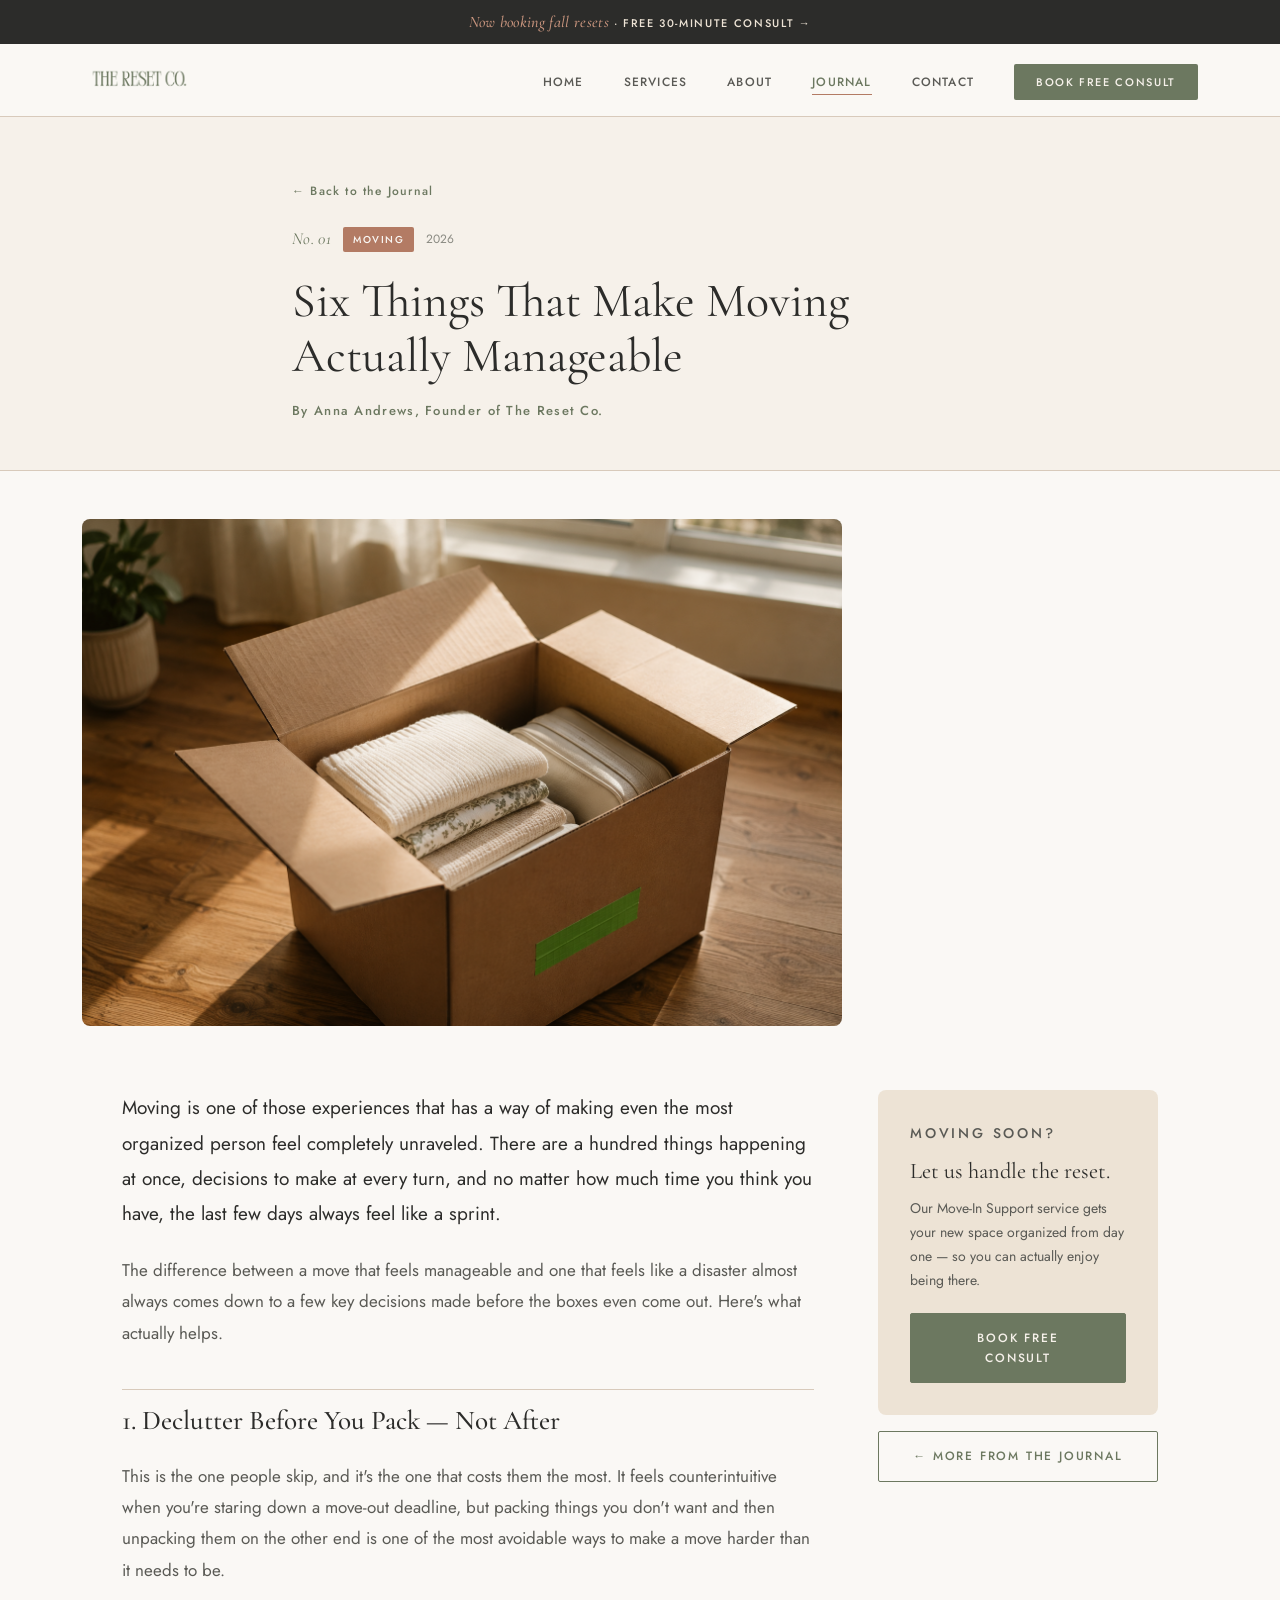
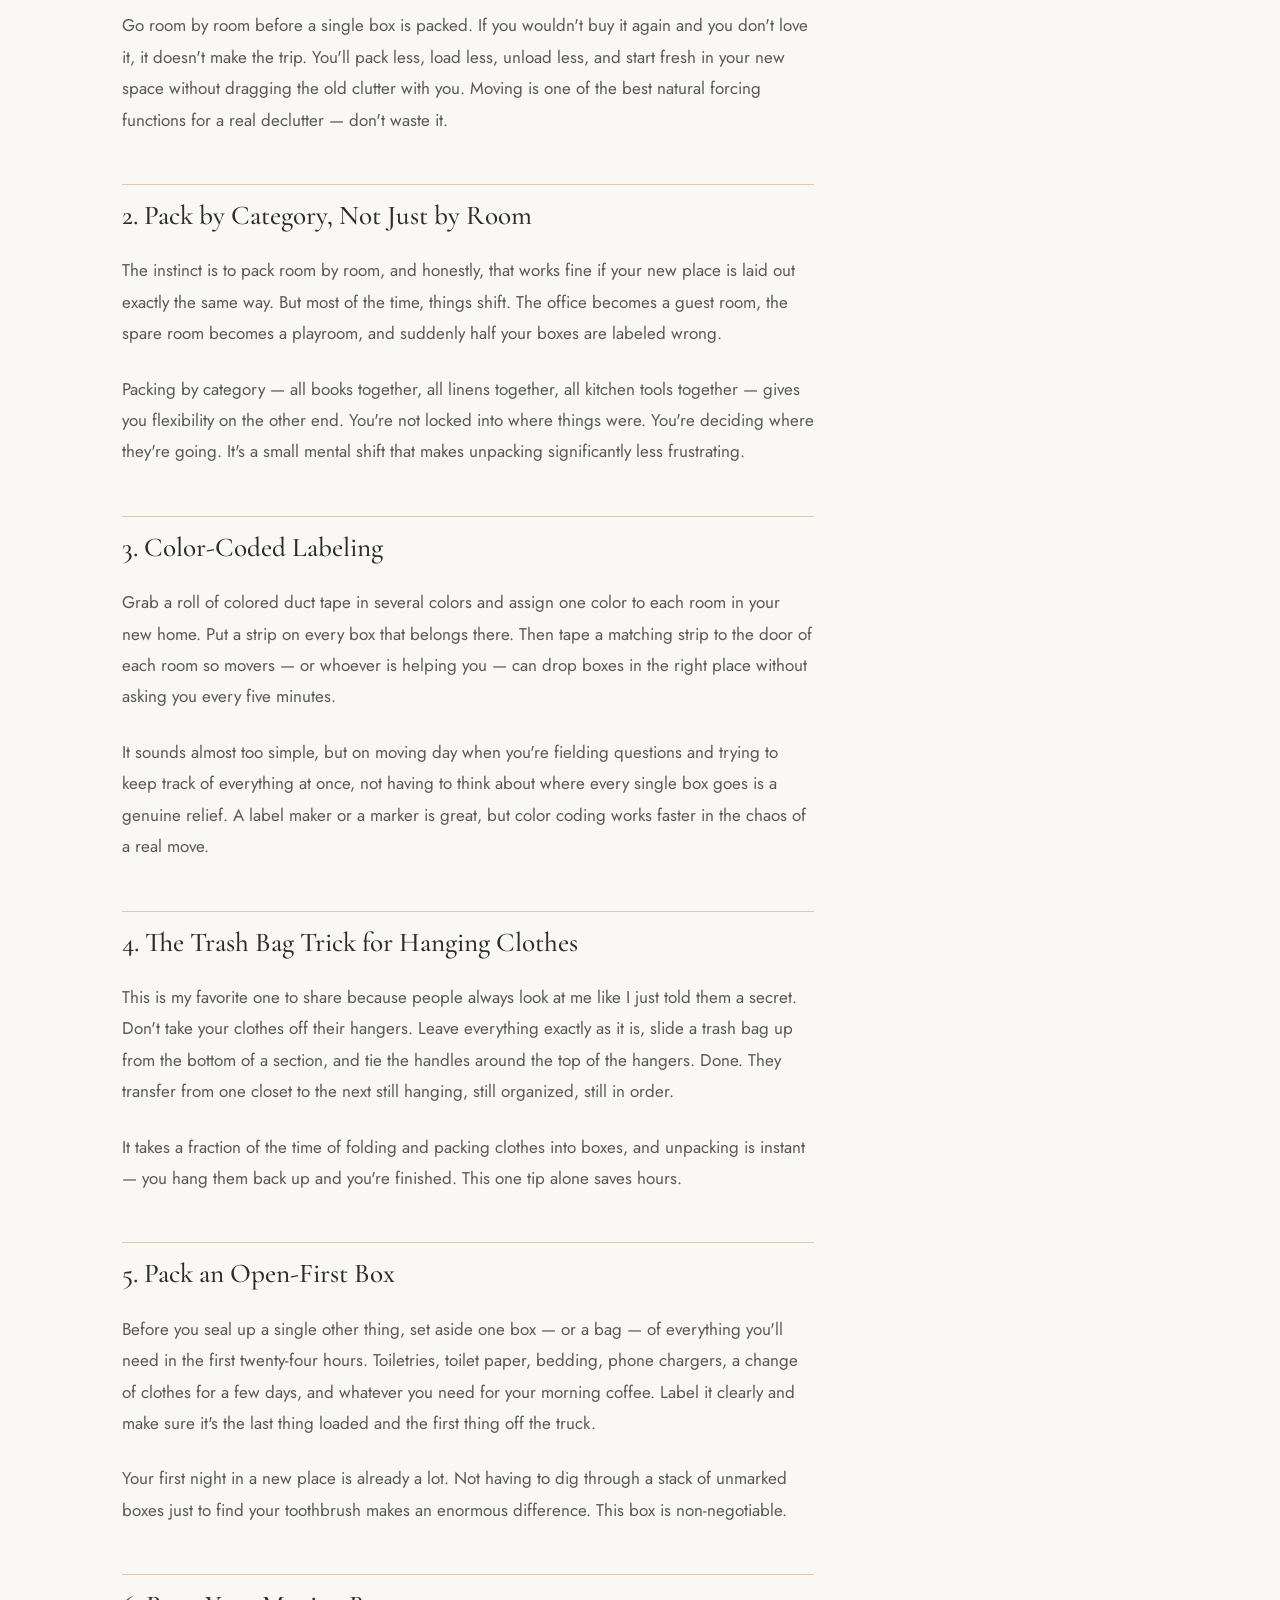
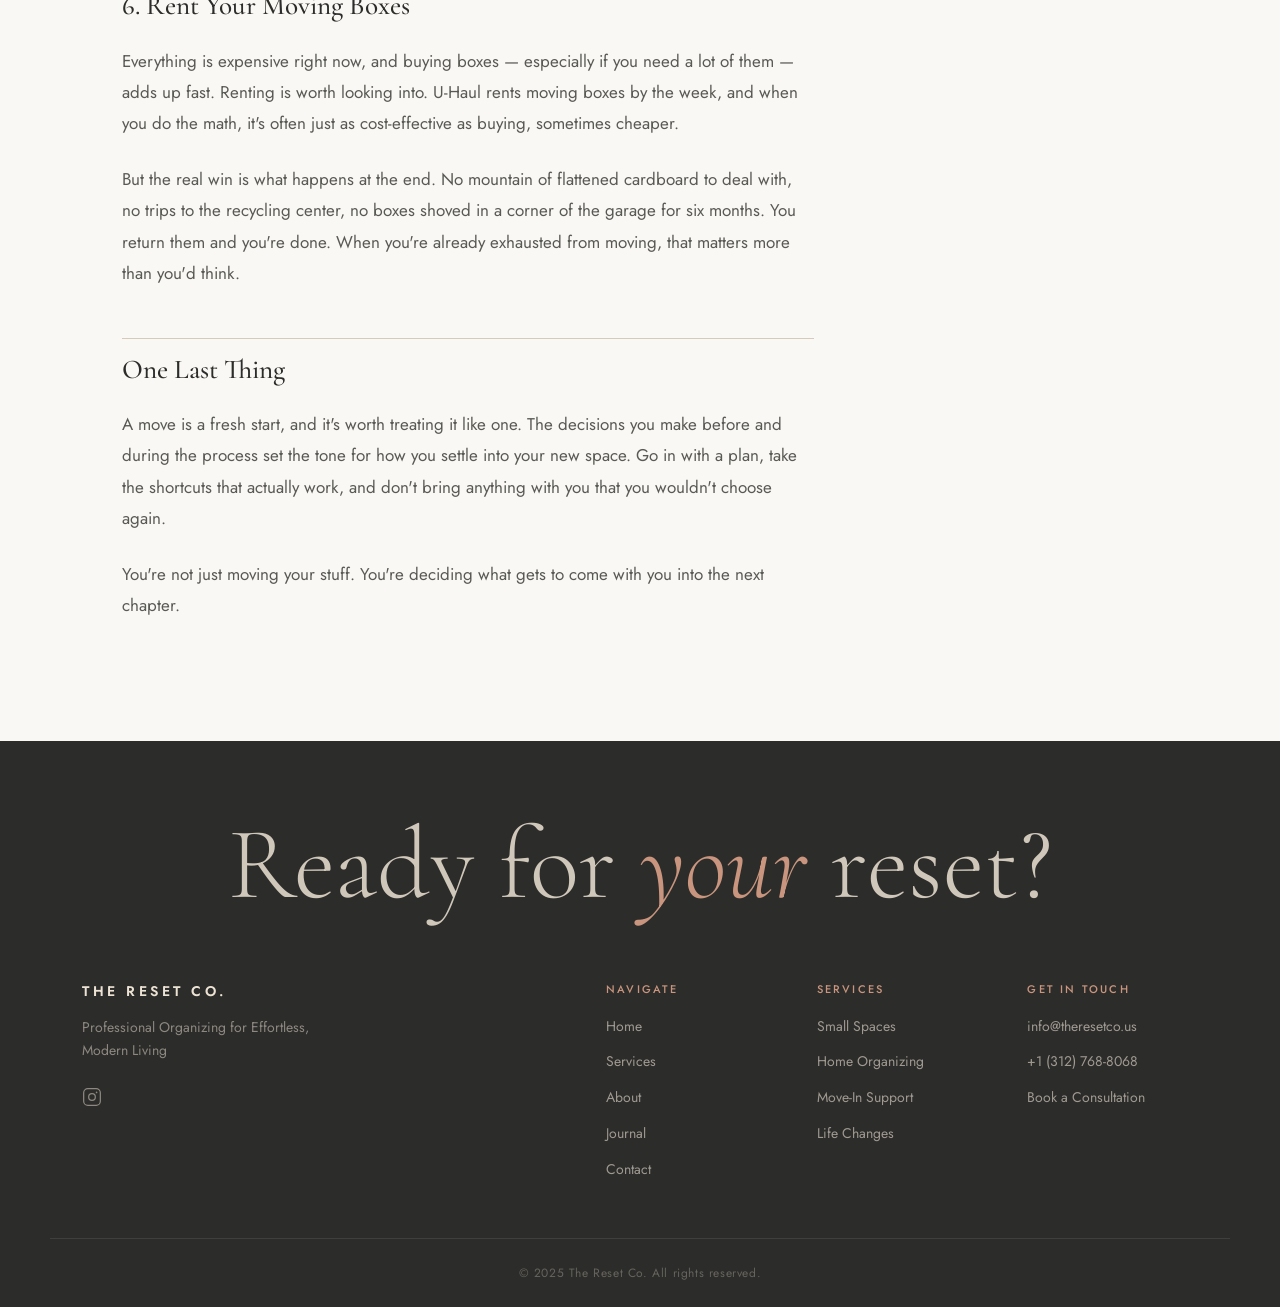
<file: blog/six-moving-tips.html>
<!DOCTYPE html>
<html lang="en">
<head>
  <meta charset="UTF-8" />
  <meta name="viewport" content="width=device-width, initial-scale=1.0" />
  <title>Six Things That Make Moving Actually Manageable — The Reset Journal</title>
  <link rel="preconnect" href="https://fonts.googleapis.com" />
  <link rel="preconnect" href="https://fonts.gstatic.com" crossorigin />
  <link href="https://fonts.googleapis.com/css2?family=Cormorant+Garamond:ital,wght@0,300;0,400;0,500;0,600;1,300;1,400&family=Jost:wght@300;400;500;600&display=swap" rel="stylesheet" />
  <link rel="stylesheet" href="../style.css" />
</head>
<body>

  <!-- NAV -->
  <header class="nav-wrapper">
    <div class="ribbon">
      <a href="https://calendly.com/andrews-anna95/30min" target="_blank"><em>Now booking fall resets</em> · Free 30-minute consult →</a>
    </div>
    <nav class="nav">
      <a href="../index.html" class="nav-logo">
        <img src="../images/rco-logo.png" alt="The Reset Co." style="height: 36px; width: auto;" />
      </a>
      <button class="nav-toggle" aria-label="Toggle menu">
        <span></span><span></span><span></span>
      </button>
      <ul class="nav-links">
        <li><a href="../index.html">Home</a></li>
        <li class="has-dropdown">
          <a href="../services.html">Services</a>
          <ul class="dropdown">
            <li><a href="../services.html#small-spaces">Small Spaces</a></li>
            <li><a href="../services.html#home-organizing">Home Organizing</a></li>
            <li><a href="../services.html#move-in">Move-In Support</a></li>
            <li><a href="../services.html#life-changes">Life Changes</a></li>
          </ul>
        </li>
        <li><a href="../about.html">About</a></li>
        <li><a href="../blog.html" class="active">Journal</a></li>
        <li><a href="../contact.html">Contact</a></li>
        <li><a href="https://calendly.com/andrews-anna95/30min" target="_blank" class="nav-cta">Book Free Consult</a></li>
      </ul>
    </nav>
  </header>

  <!-- ARTICLE HERO -->
  <section class="article-hero">
    <div class="container article-hero-inner">
      <a href="../blog.html" class="article-back">← Back to the Journal</a>
      <div class="article-meta">
        <span class="journal-no">No. 01</span>
        <span class="blog-category">Moving</span>
        <span class="blog-date">2026</span>
      </div>
      <h1 class="article-title">Six Things That Make Moving Actually Manageable</h1>
      <p class="article-byline">By Anna Andrews, Founder of The Reset Co.</p>
    </div>
  </section>

  <!-- ARTICLE HERO IMAGE -->
  <div class="article-hero-image">
    <div class="container">
      <div class="article-image-wrap">
        <img src="../images/blog-moving.jpg" alt="Moving boxes and a fresh start" />
      </div>
    </div>
  </div>

  <!-- ARTICLE BODY -->
  <article class="article-body">
    <div class="container article-container">
      <div class="article-content">

        <p class="article-intro">Moving is one of those experiences that has a way of making even the most organized person feel completely unraveled. There are a hundred things happening at once, decisions to make at every turn, and no matter how much time you think you have, the last few days always feel like a sprint.</p>

        <p>The difference between a move that feels manageable and one that feels like a disaster almost always comes down to a few key decisions made before the boxes even come out. Here's what actually helps.</p>

        <h2>1. Declutter Before You Pack — Not After</h2>
        <p>This is the one people skip, and it's the one that costs them the most. It feels counterintuitive when you're staring down a move-out deadline, but packing things you don't want and then unpacking them on the other end is one of the most avoidable ways to make a move harder than it needs to be.</p>
        <p>Go room by room before a single box is packed. If you wouldn't buy it again and you don't love it, it doesn't make the trip. You'll pack less, load less, unload less, and start fresh in your new space without dragging the old clutter with you. Moving is one of the best natural forcing functions for a real declutter — don't waste it.</p>

        <h2>2. Pack by Category, Not Just by Room</h2>
        <p>The instinct is to pack room by room, and honestly, that works fine if your new place is laid out exactly the same way. But most of the time, things shift. The office becomes a guest room, the spare room becomes a playroom, and suddenly half your boxes are labeled wrong.</p>
        <p>Packing by category — all books together, all linens together, all kitchen tools together — gives you flexibility on the other end. You're not locked into where things were. You're deciding where they're going. It's a small mental shift that makes unpacking significantly less frustrating.</p>

        <h2>3. Color-Coded Labeling</h2>
        <p>Grab a roll of colored duct tape in several colors and assign one color to each room in your new home. Put a strip on every box that belongs there. Then tape a matching strip to the door of each room so movers — or whoever is helping you — can drop boxes in the right place without asking you every five minutes.</p>
        <p>It sounds almost too simple, but on moving day when you're fielding questions and trying to keep track of everything at once, not having to think about where every single box goes is a genuine relief. A label maker or a marker is great, but color coding works faster in the chaos of a real move.</p>

        <h2>4. The Trash Bag Trick for Hanging Clothes</h2>
        <p>This is my favorite one to share because people always look at me like I just told them a secret. Don't take your clothes off their hangers. Leave everything exactly as it is, slide a trash bag up from the bottom of a section, and tie the handles around the top of the hangers. Done. They transfer from one closet to the next still hanging, still organized, still in order.</p>
        <p>It takes a fraction of the time of folding and packing clothes into boxes, and unpacking is instant — you hang them back up and you're finished. This one tip alone saves hours.</p>

        <h2>5. Pack an Open-First Box</h2>
        <p>Before you seal up a single other thing, set aside one box — or a bag — of everything you'll need in the first twenty-four hours. Toiletries, toilet paper, bedding, phone chargers, a change of clothes for a few days, and whatever you need for your morning coffee. Label it clearly and make sure it's the last thing loaded and the first thing off the truck.</p>
        <p>Your first night in a new place is already a lot. Not having to dig through a stack of unmarked boxes just to find your toothbrush makes an enormous difference. This box is non-negotiable.</p>

        <h2>6. Rent Your Moving Boxes</h2>
        <p>Everything is expensive right now, and buying boxes — especially if you need a lot of them — adds up fast. Renting is worth looking into. U-Haul rents moving boxes by the week, and when you do the math, it's often just as cost-effective as buying, sometimes cheaper.</p>
        <p>But the real win is what happens at the end. No mountain of flattened cardboard to deal with, no trips to the recycling center, no boxes shoved in a corner of the garage for six months. You return them and you're done. When you're already exhausted from moving, that matters more than you'd think.</p>

        <h2>One Last Thing</h2>
        <p>A move is a fresh start, and it's worth treating it like one. The decisions you make before and during the process set the tone for how you settle into your new space. Go in with a plan, take the shortcuts that actually work, and don't bring anything with you that you wouldn't choose again.</p>
        <p>You're not just moving your stuff. You're deciding what gets to come with you into the next chapter.</p>

      </div>

      <!-- SIDEBAR -->
      <aside class="article-sidebar">
        <div class="sidebar-cta">
          <p class="section-label">Moving Soon?</p>
          <h3>Let us handle the reset.</h3>
          <p>Our Move-In Support service gets your new space organized from day one — so you can actually enjoy being there.</p>
          <a href="https://calendly.com/andrews-anna95/30min" target="_blank" class="btn btn-primary">Book Free Consult</a>
        </div>
        <div class="sidebar-back">
          <a href="../blog.html" class="btn btn-outline">← More from the Journal</a>
        </div>
      </aside>
    </div>
  </article>

  <!-- FOOTER -->
  <footer class="footer">
    <a href="https://calendly.com/andrews-anna95/30min" target="_blank" class="footer-signoff">Ready for <em>your</em> reset?</a>
    <div class="container footer-inner">
      <div class="footer-brand">
        <p class="footer-logo">THE RESET CO.</p>
        <p class="footer-tagline">Professional Organizing for Effortless, Modern Living</p>
        <div class="footer-social">
          <a href="https://www.instagram.com/theresetco._" target="_blank" aria-label="Instagram">
            <svg width="20" height="20" viewBox="0 0 24 24" fill="none" stroke="currentColor" stroke-width="1.5"><rect x="2" y="2" width="20" height="20" rx="5"/><circle cx="12" cy="12" r="4"/><circle cx="17.5" cy="6.5" r="1" fill="currentColor" stroke="none"/></svg>
          </a>
        </div>
      </div>
      <div class="footer-links">
        <div class="footer-col">
          <p class="footer-col-title">Navigate</p>
          <a href="../index.html">Home</a>
          <a href="../services.html">Services</a>
          <a href="../about.html">About</a>
          <a href="../blog.html">Journal</a>
          <a href="../contact.html">Contact</a>
        </div>
        <div class="footer-col">
          <p class="footer-col-title">Services</p>
          <a href="../services.html#small-spaces">Small Spaces</a>
          <a href="../services.html#home-organizing">Home Organizing</a>
          <a href="../services.html#move-in">Move-In Support</a>
          <a href="../services.html#life-changes">Life Changes</a>
        </div>
        <div class="footer-col">
          <p class="footer-col-title">Get in Touch</p>
          <a href="mailto:info@theresetco.us">info@theresetco.us</a>
          <a href="tel:+13127688068">+1 (312) 768-8068</a>
          <a href="https://calendly.com/andrews-anna95/30min" target="_blank">Book a Consultation</a>
        </div>
      </div>
    </div>
    <div class="footer-bottom">
      <p>© 2025 The Reset Co. All rights reserved.</p>
    </div>
  </footer>

  <script src="../main.js"></script>
</body>
</html>
</file>
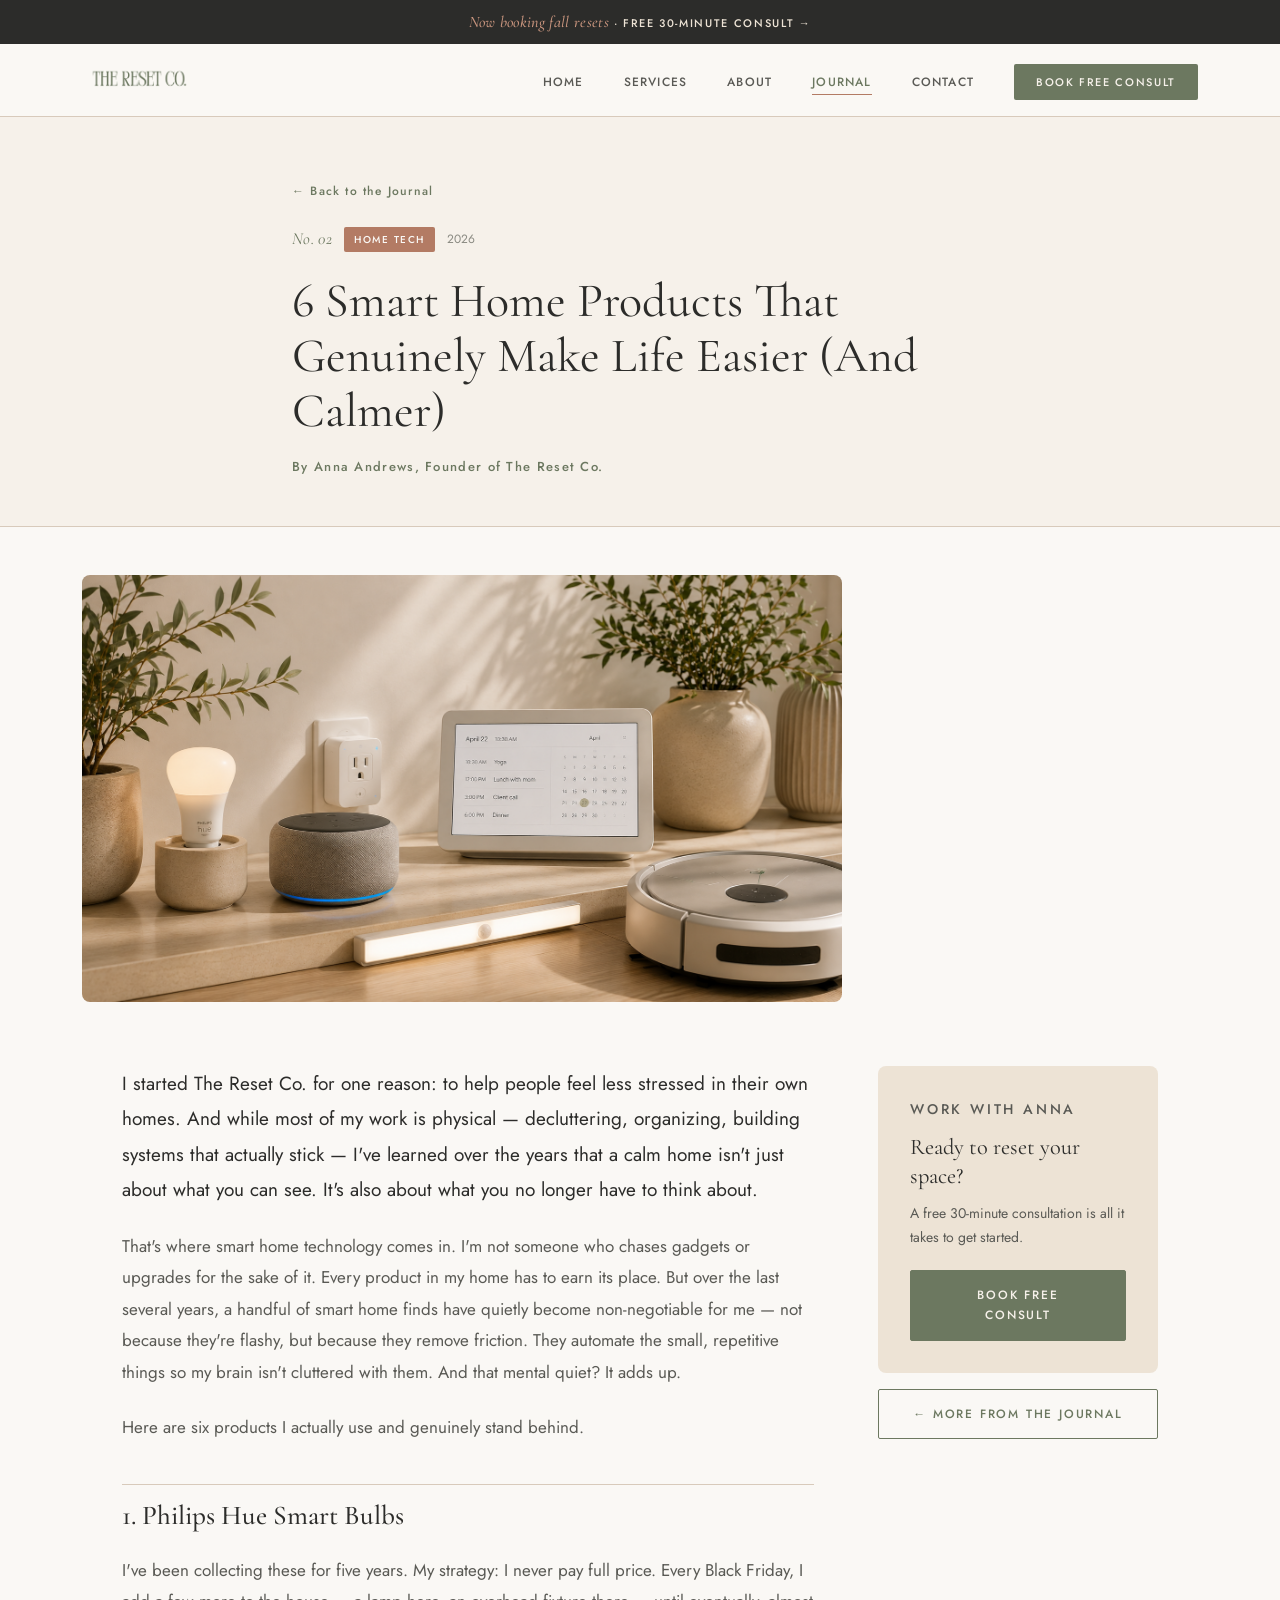
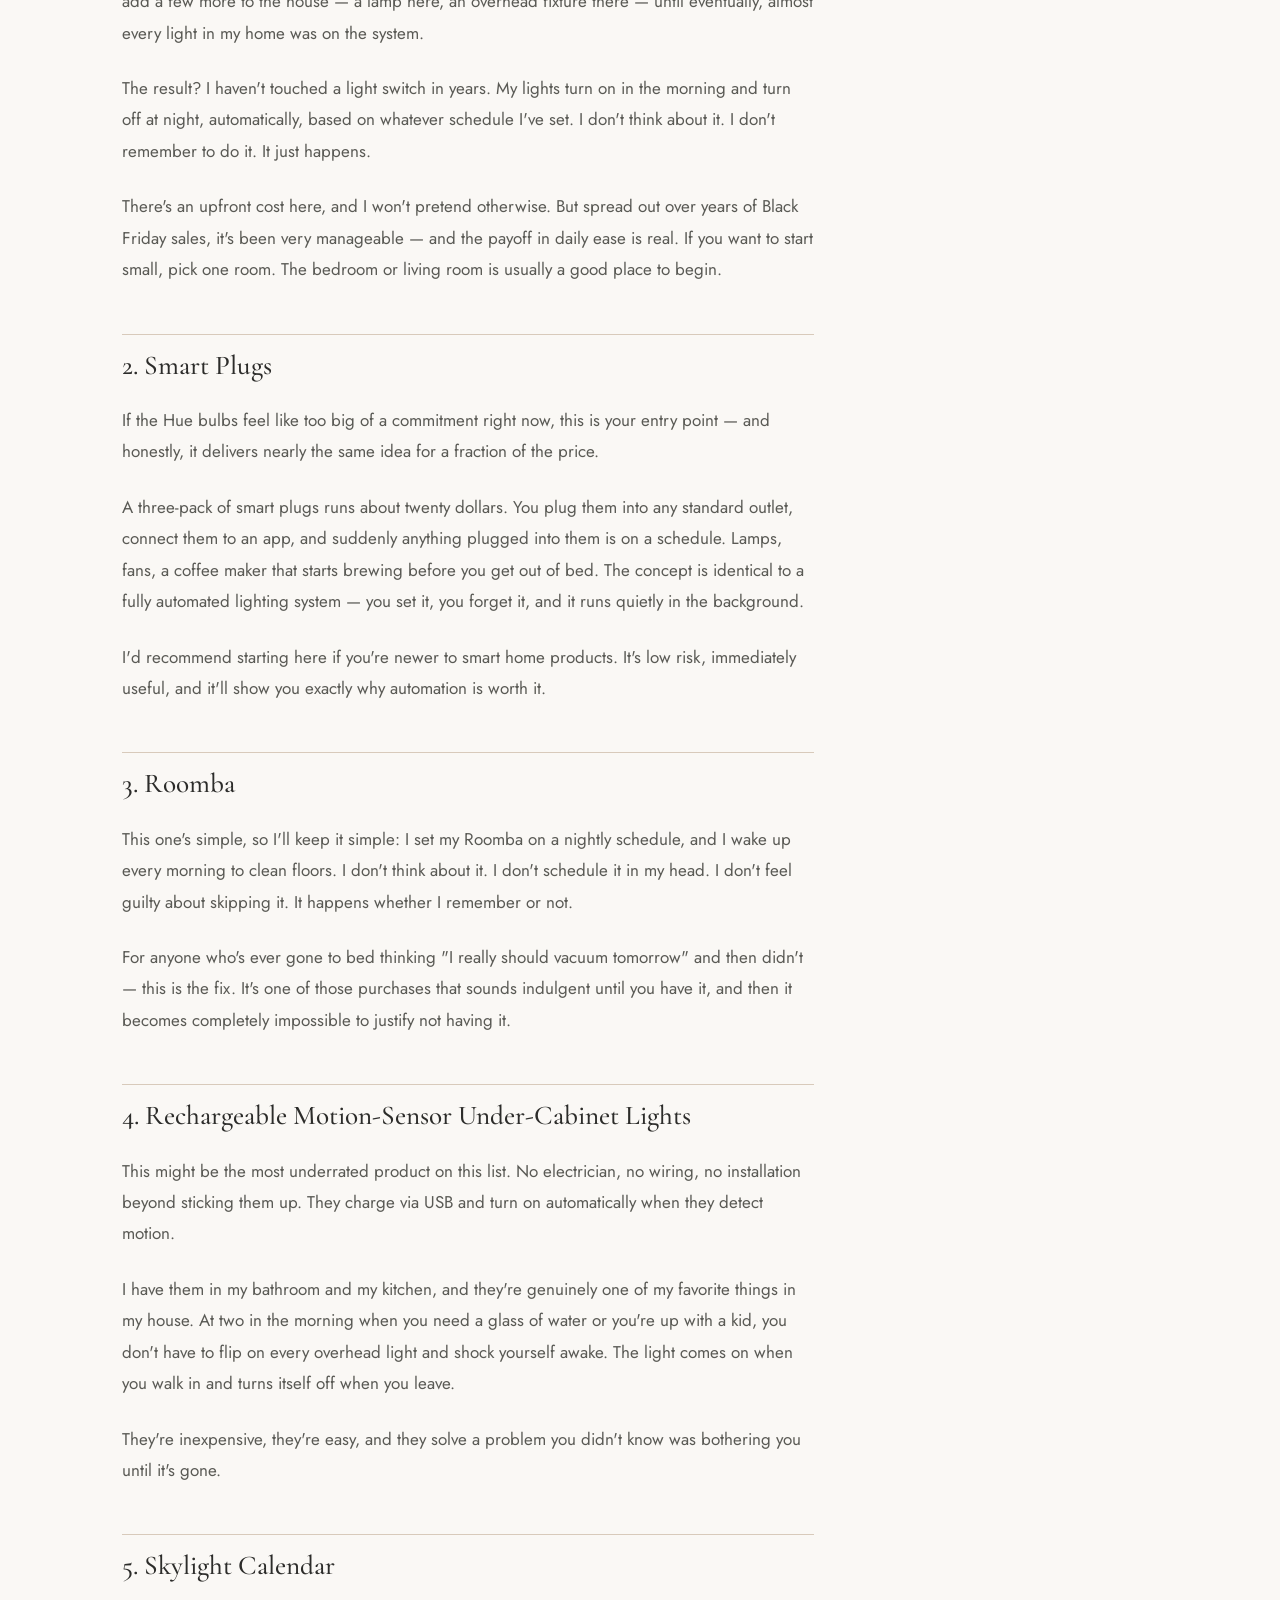
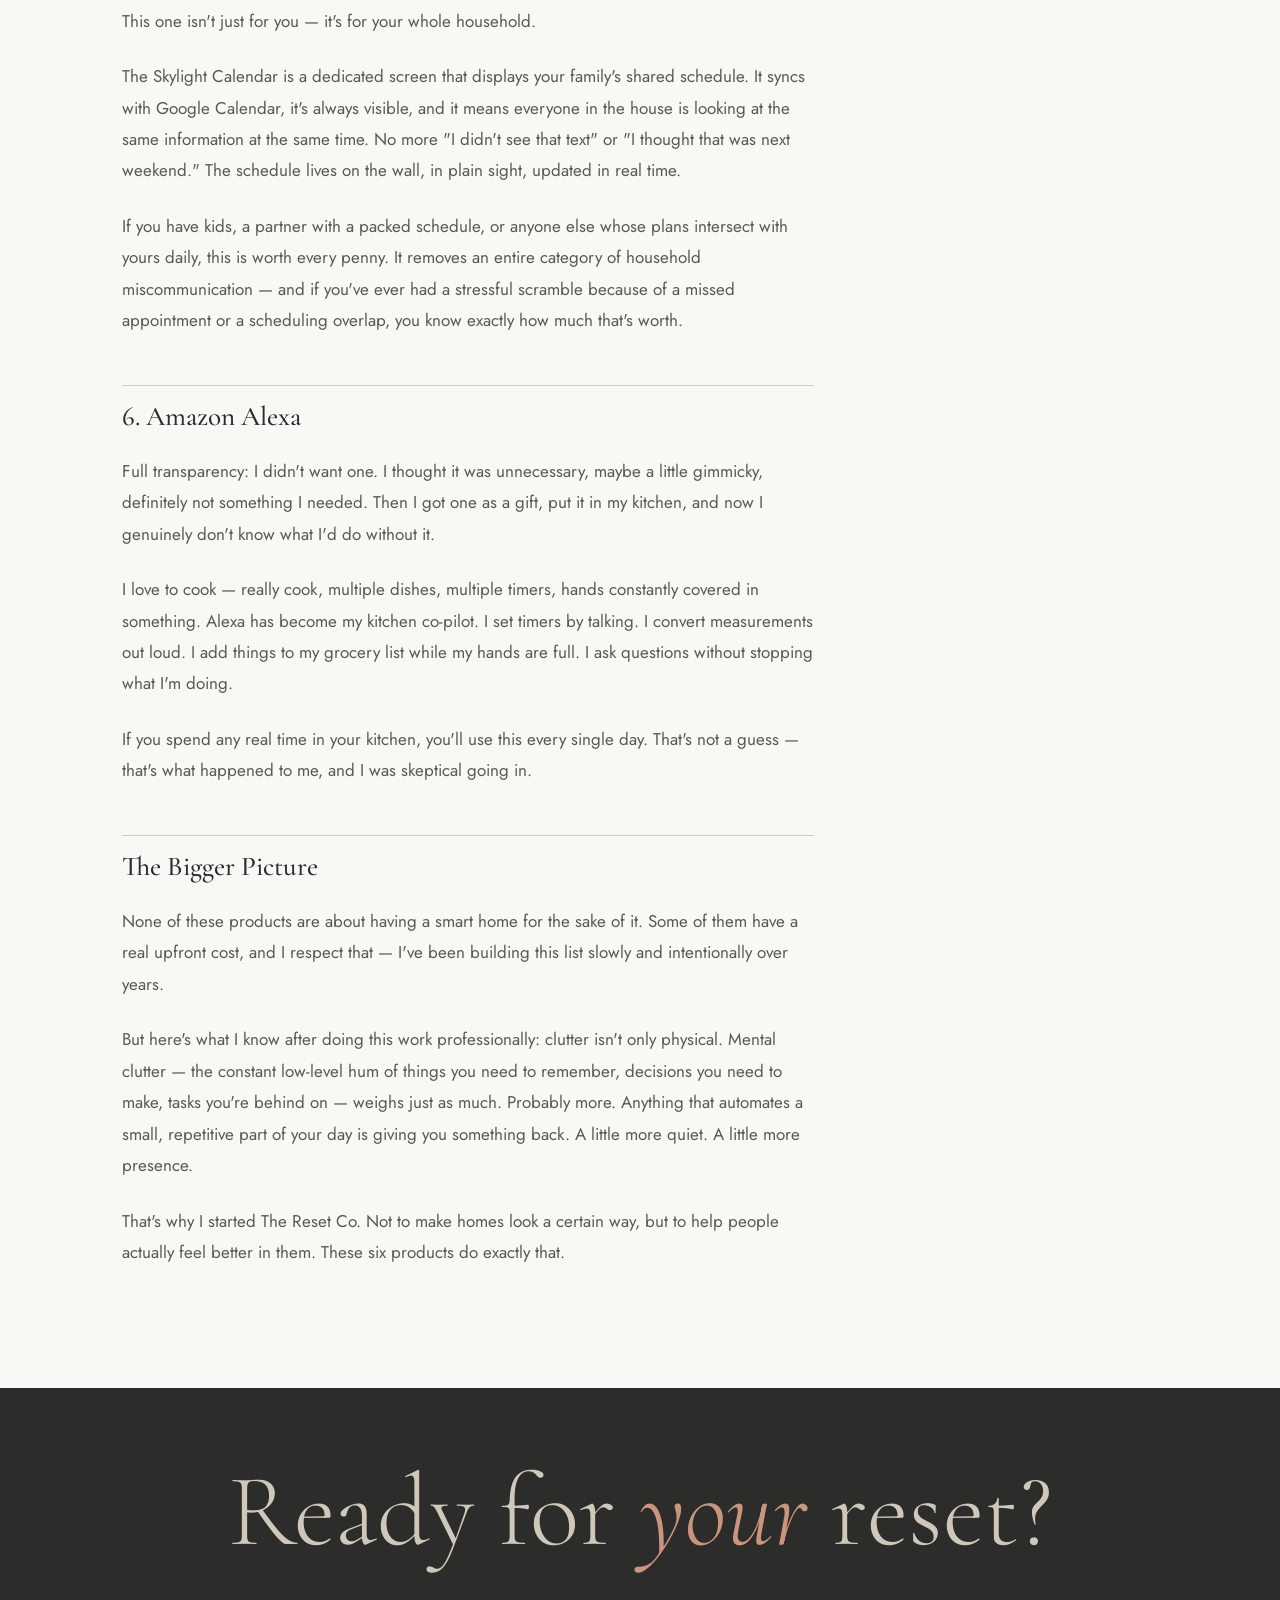
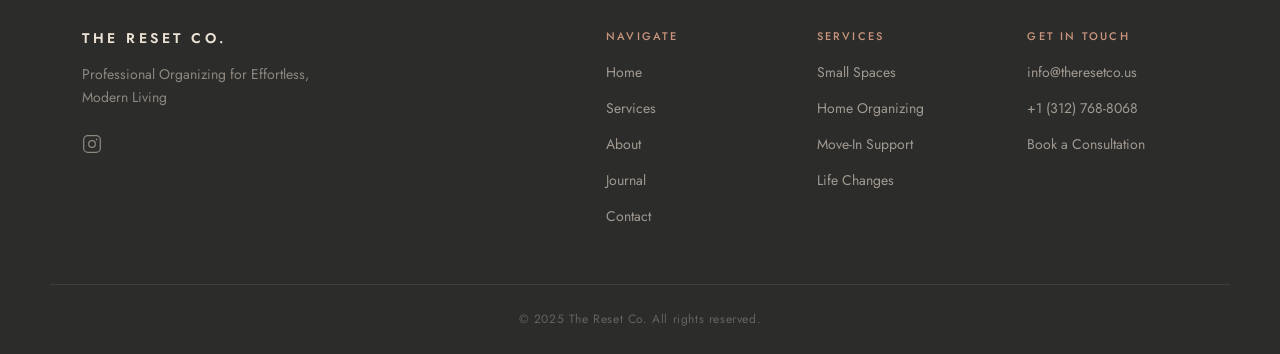
<file: blog/smart-home-products.html>
<!DOCTYPE html>
<html lang="en">
<head>
  <meta charset="UTF-8" />
  <meta name="viewport" content="width=device-width, initial-scale=1.0" />
  <title>6 Smart Home Products That Genuinely Make Life Easier — The Reset Journal</title>
  <link rel="preconnect" href="https://fonts.googleapis.com" />
  <link rel="preconnect" href="https://fonts.gstatic.com" crossorigin />
  <link href="https://fonts.googleapis.com/css2?family=Cormorant+Garamond:ital,wght@0,300;0,400;0,500;0,600;1,300;1,400&family=Jost:wght@300;400;500;600&display=swap" rel="stylesheet" />
  <link rel="stylesheet" href="../style.css" />
</head>
<body>

  <!-- NAV -->
  <header class="nav-wrapper">
    <div class="ribbon">
      <a href="https://calendly.com/andrews-anna95/30min" target="_blank"><em>Now booking fall resets</em> · Free 30-minute consult →</a>
    </div>
    <nav class="nav">
      <a href="../index.html" class="nav-logo">
        <img src="../images/rco-logo.png" alt="The Reset Co." style="height: 36px; width: auto;" />
      </a>
      <button class="nav-toggle" aria-label="Toggle menu">
        <span></span><span></span><span></span>
      </button>
      <ul class="nav-links">
        <li><a href="../index.html">Home</a></li>
        <li class="has-dropdown">
          <a href="../services.html">Services</a>
          <ul class="dropdown">
            <li><a href="../services.html#small-spaces">Small Spaces</a></li>
            <li><a href="../services.html#home-organizing">Home Organizing</a></li>
            <li><a href="../services.html#move-in">Move-In Support</a></li>
            <li><a href="../services.html#life-changes">Life Changes</a></li>
          </ul>
        </li>
        <li><a href="../about.html">About</a></li>
        <li><a href="../blog.html" class="active">Journal</a></li>
        <li><a href="../contact.html">Contact</a></li>
        <li><a href="https://calendly.com/andrews-anna95/30min" target="_blank" class="nav-cta">Book Free Consult</a></li>
      </ul>
    </nav>
  </header>

  <!-- ARTICLE HERO -->
  <section class="article-hero">
    <div class="container article-hero-inner">
      <a href="../blog.html" class="article-back">← Back to the Journal</a>
      <div class="article-meta">
        <span class="journal-no">No. 02</span>
        <span class="blog-category">Home Tech</span>
        <span class="blog-date">2026</span>
      </div>
      <h1 class="article-title">6 Smart Home Products That Genuinely Make Life Easier (And Calmer)</h1>
      <p class="article-byline">By Anna Andrews, Founder of The Reset Co.</p>
    </div>
  </section>

  <!-- ARTICLE HERO IMAGE -->
  <div class="article-hero-image">
    <div class="container">
      <div class="article-image-wrap">
        <img src="../images/blog-smart-home.jpg" alt="Smart home products" />
      </div>
    </div>
  </div>

  <!-- ARTICLE BODY -->
  <article class="article-body">
    <div class="container article-container">
      <div class="article-content">

        <p class="article-intro">I started The Reset Co. for one reason: to help people feel less stressed in their own homes. And while most of my work is physical — decluttering, organizing, building systems that actually stick — I've learned over the years that a calm home isn't just about what you can see. It's also about what you no longer have to think about.</p>

        <p>That's where smart home technology comes in. I'm not someone who chases gadgets or upgrades for the sake of it. Every product in my home has to earn its place. But over the last several years, a handful of smart home finds have quietly become non-negotiable for me — not because they're flashy, but because they remove friction. They automate the small, repetitive things so my brain isn't cluttered with them. And that mental quiet? It adds up.</p>

        <p>Here are six products I actually use and genuinely stand behind.</p>

        <h2>1. Philips Hue Smart Bulbs</h2>
        <p>I've been collecting these for five years. My strategy: I never pay full price. Every Black Friday, I add a few more to the house — a lamp here, an overhead fixture there — until eventually, almost every light in my home was on the system.</p>
        <p>The result? I haven't touched a light switch in years. My lights turn on in the morning and turn off at night, automatically, based on whatever schedule I've set. I don't think about it. I don't remember to do it. It just happens.</p>
        <p>There's an upfront cost here, and I won't pretend otherwise. But spread out over years of Black Friday sales, it's been very manageable — and the payoff in daily ease is real. If you want to start small, pick one room. The bedroom or living room is usually a good place to begin.</p>

        <h2>2. Smart Plugs</h2>
        <p>If the Hue bulbs feel like too big of a commitment right now, this is your entry point — and honestly, it delivers nearly the same idea for a fraction of the price.</p>
        <p>A three-pack of smart plugs runs about twenty dollars. You plug them into any standard outlet, connect them to an app, and suddenly anything plugged into them is on a schedule. Lamps, fans, a coffee maker that starts brewing before you get out of bed. The concept is identical to a fully automated lighting system — you set it, you forget it, and it runs quietly in the background.</p>
        <p>I'd recommend starting here if you're newer to smart home products. It's low risk, immediately useful, and it'll show you exactly why automation is worth it.</p>

        <h2>3. Roomba</h2>
        <p>This one's simple, so I'll keep it simple: I set my Roomba on a nightly schedule, and I wake up every morning to clean floors. I don't think about it. I don't schedule it in my head. I don't feel guilty about skipping it. It happens whether I remember or not.</p>
        <p>For anyone who's ever gone to bed thinking "I really should vacuum tomorrow" and then didn't — this is the fix. It's one of those purchases that sounds indulgent until you have it, and then it becomes completely impossible to justify not having it.</p>

        <h2>4. Rechargeable Motion-Sensor Under-Cabinet Lights</h2>
        <p>This might be the most underrated product on this list. No electrician, no wiring, no installation beyond sticking them up. They charge via USB and turn on automatically when they detect motion.</p>
        <p>I have them in my bathroom and my kitchen, and they're genuinely one of my favorite things in my house. At two in the morning when you need a glass of water or you're up with a kid, you don't have to flip on every overhead light and shock yourself awake. The light comes on when you walk in and turns itself off when you leave.</p>
        <p>They're inexpensive, they're easy, and they solve a problem you didn't know was bothering you until it's gone.</p>

        <h2>5. Skylight Calendar</h2>
        <p>This one isn't just for you — it's for your whole household.</p>
        <p>The Skylight Calendar is a dedicated screen that displays your family's shared schedule. It syncs with Google Calendar, it's always visible, and it means everyone in the house is looking at the same information at the same time. No more "I didn't see that text" or "I thought that was next weekend." The schedule lives on the wall, in plain sight, updated in real time.</p>
        <p>If you have kids, a partner with a packed schedule, or anyone else whose plans intersect with yours daily, this is worth every penny. It removes an entire category of household miscommunication — and if you've ever had a stressful scramble because of a missed appointment or a scheduling overlap, you know exactly how much that's worth.</p>

        <h2>6. Amazon Alexa</h2>
        <p>Full transparency: I didn't want one. I thought it was unnecessary, maybe a little gimmicky, definitely not something I needed. Then I got one as a gift, put it in my kitchen, and now I genuinely don't know what I'd do without it.</p>
        <p>I love to cook — really cook, multiple dishes, multiple timers, hands constantly covered in something. Alexa has become my kitchen co-pilot. I set timers by talking. I convert measurements out loud. I add things to my grocery list while my hands are full. I ask questions without stopping what I'm doing.</p>
        <p>If you spend any real time in your kitchen, you'll use this every single day. That's not a guess — that's what happened to me, and I was skeptical going in.</p>

        <h2>The Bigger Picture</h2>
        <p>None of these products are about having a smart home for the sake of it. Some of them have a real upfront cost, and I respect that — I've been building this list slowly and intentionally over years.</p>
        <p>But here's what I know after doing this work professionally: clutter isn't only physical. Mental clutter — the constant low-level hum of things you need to remember, decisions you need to make, tasks you're behind on — weighs just as much. Probably more. Anything that automates a small, repetitive part of your day is giving you something back. A little more quiet. A little more presence.</p>
        <p>That's why I started The Reset Co. Not to make homes look a certain way, but to help people actually feel better in them. These six products do exactly that.</p>

      </div>

      <!-- SIDEBAR -->
      <aside class="article-sidebar">
        <div class="sidebar-cta">
          <p class="section-label">Work With Anna</p>
          <h3>Ready to reset your space?</h3>
          <p>A free 30-minute consultation is all it takes to get started.</p>
          <a href="https://calendly.com/andrews-anna95/30min" target="_blank" class="btn btn-primary">Book Free Consult</a>
        </div>
        <div class="sidebar-back">
          <a href="../blog.html" class="btn btn-outline">← More from the Journal</a>
        </div>
      </aside>
    </div>
  </article>

  <!-- FOOTER -->
  <footer class="footer">
    <a href="https://calendly.com/andrews-anna95/30min" target="_blank" class="footer-signoff">Ready for <em>your</em> reset?</a>
    <div class="container footer-inner">
      <div class="footer-brand">
        <p class="footer-logo">THE RESET CO.</p>
        <p class="footer-tagline">Professional Organizing for Effortless, Modern Living</p>
        <div class="footer-social">
          <a href="https://www.instagram.com/theresetco._" target="_blank" aria-label="Instagram">
            <svg width="20" height="20" viewBox="0 0 24 24" fill="none" stroke="currentColor" stroke-width="1.5"><rect x="2" y="2" width="20" height="20" rx="5"/><circle cx="12" cy="12" r="4"/><circle cx="17.5" cy="6.5" r="1" fill="currentColor" stroke="none"/></svg>
          </a>
        </div>
      </div>
      <div class="footer-links">
        <div class="footer-col">
          <p class="footer-col-title">Navigate</p>
          <a href="../index.html">Home</a>
          <a href="../services.html">Services</a>
          <a href="../about.html">About</a>
          <a href="../blog.html">Journal</a>
          <a href="../contact.html">Contact</a>
        </div>
        <div class="footer-col">
          <p class="footer-col-title">Services</p>
          <a href="../services.html#small-spaces">Small Spaces</a>
          <a href="../services.html#home-organizing">Home Organizing</a>
          <a href="../services.html#move-in">Move-In Support</a>
          <a href="../services.html#life-changes">Life Changes</a>
        </div>
        <div class="footer-col">
          <p class="footer-col-title">Get in Touch</p>
          <a href="mailto:info@theresetco.us">info@theresetco.us</a>
          <a href="tel:+13127688068">+1 (312) 768-8068</a>
          <a href="https://calendly.com/andrews-anna95/30min" target="_blank">Book a Consultation</a>
        </div>
      </div>
    </div>
    <div class="footer-bottom">
      <p>© 2025 The Reset Co. All rights reserved.</p>
    </div>
  </footer>

  <script src="../main.js"></script>
</body>
</html>
</file>
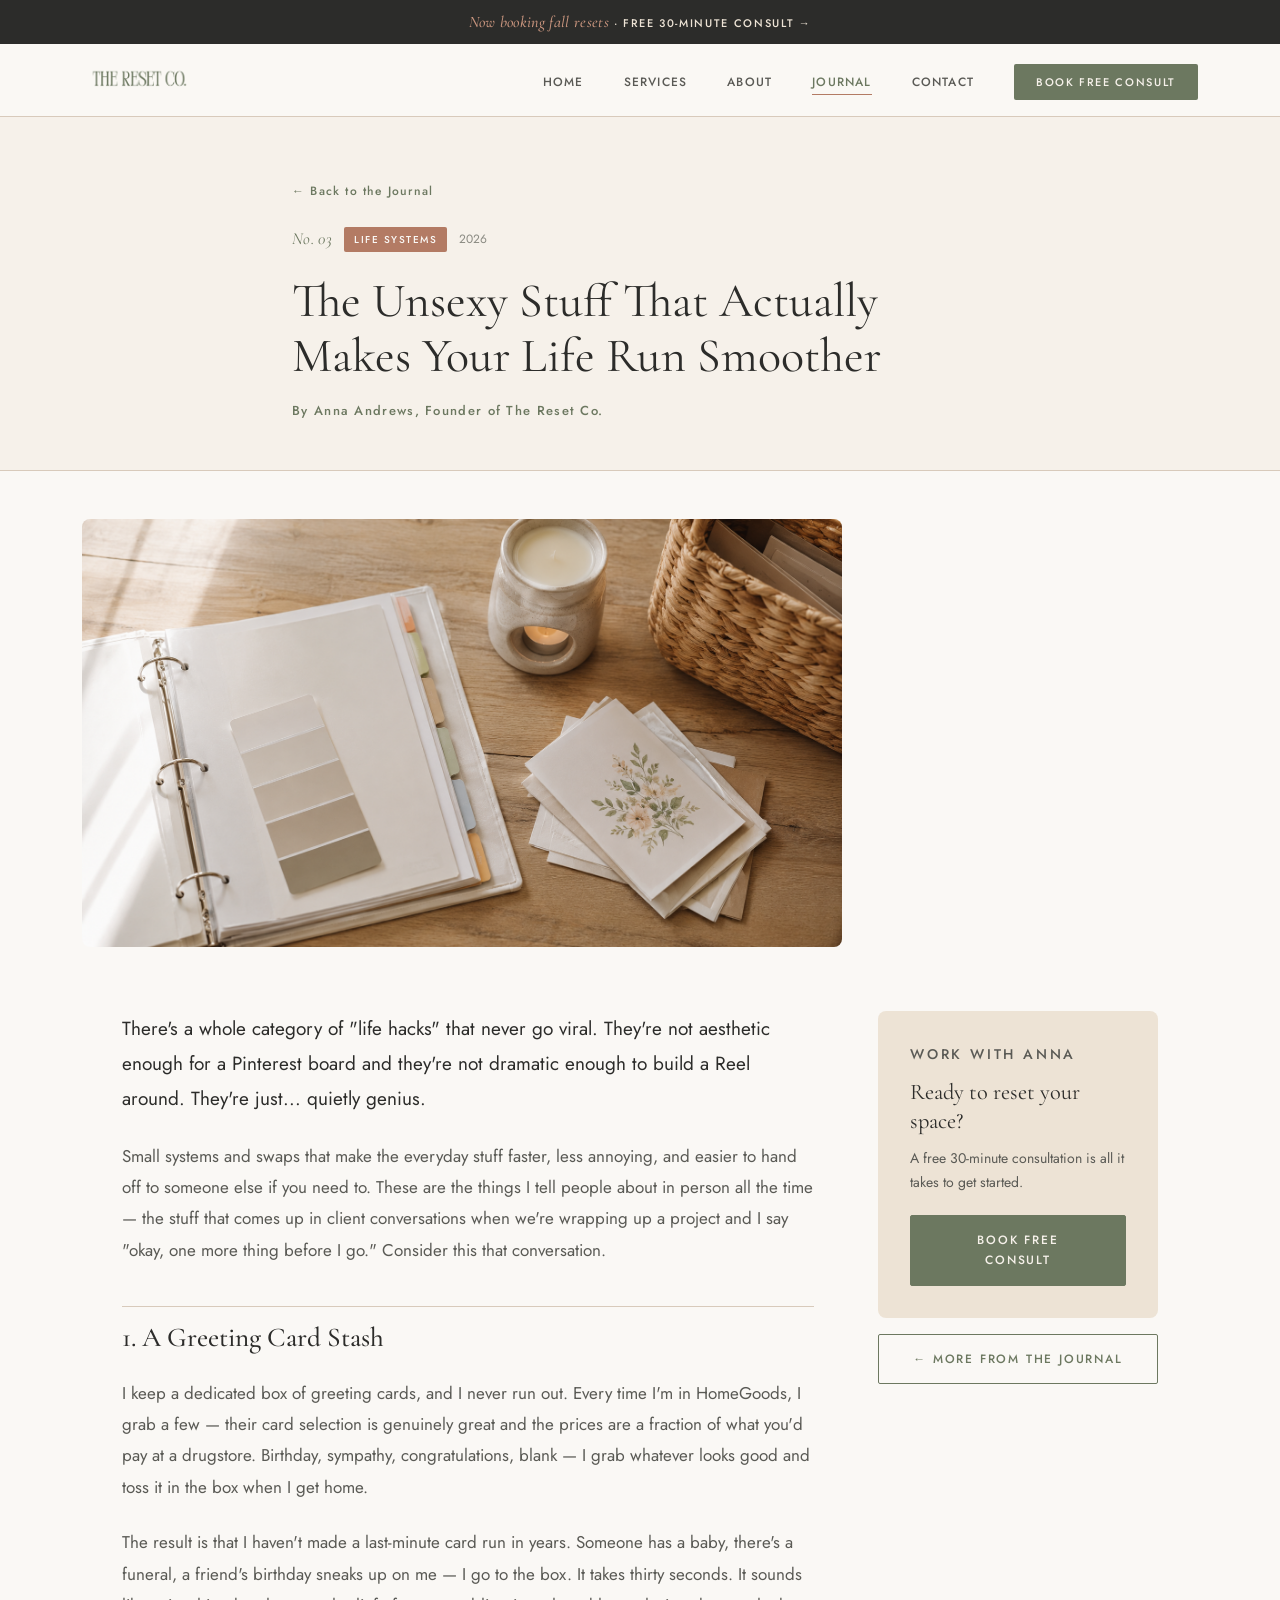
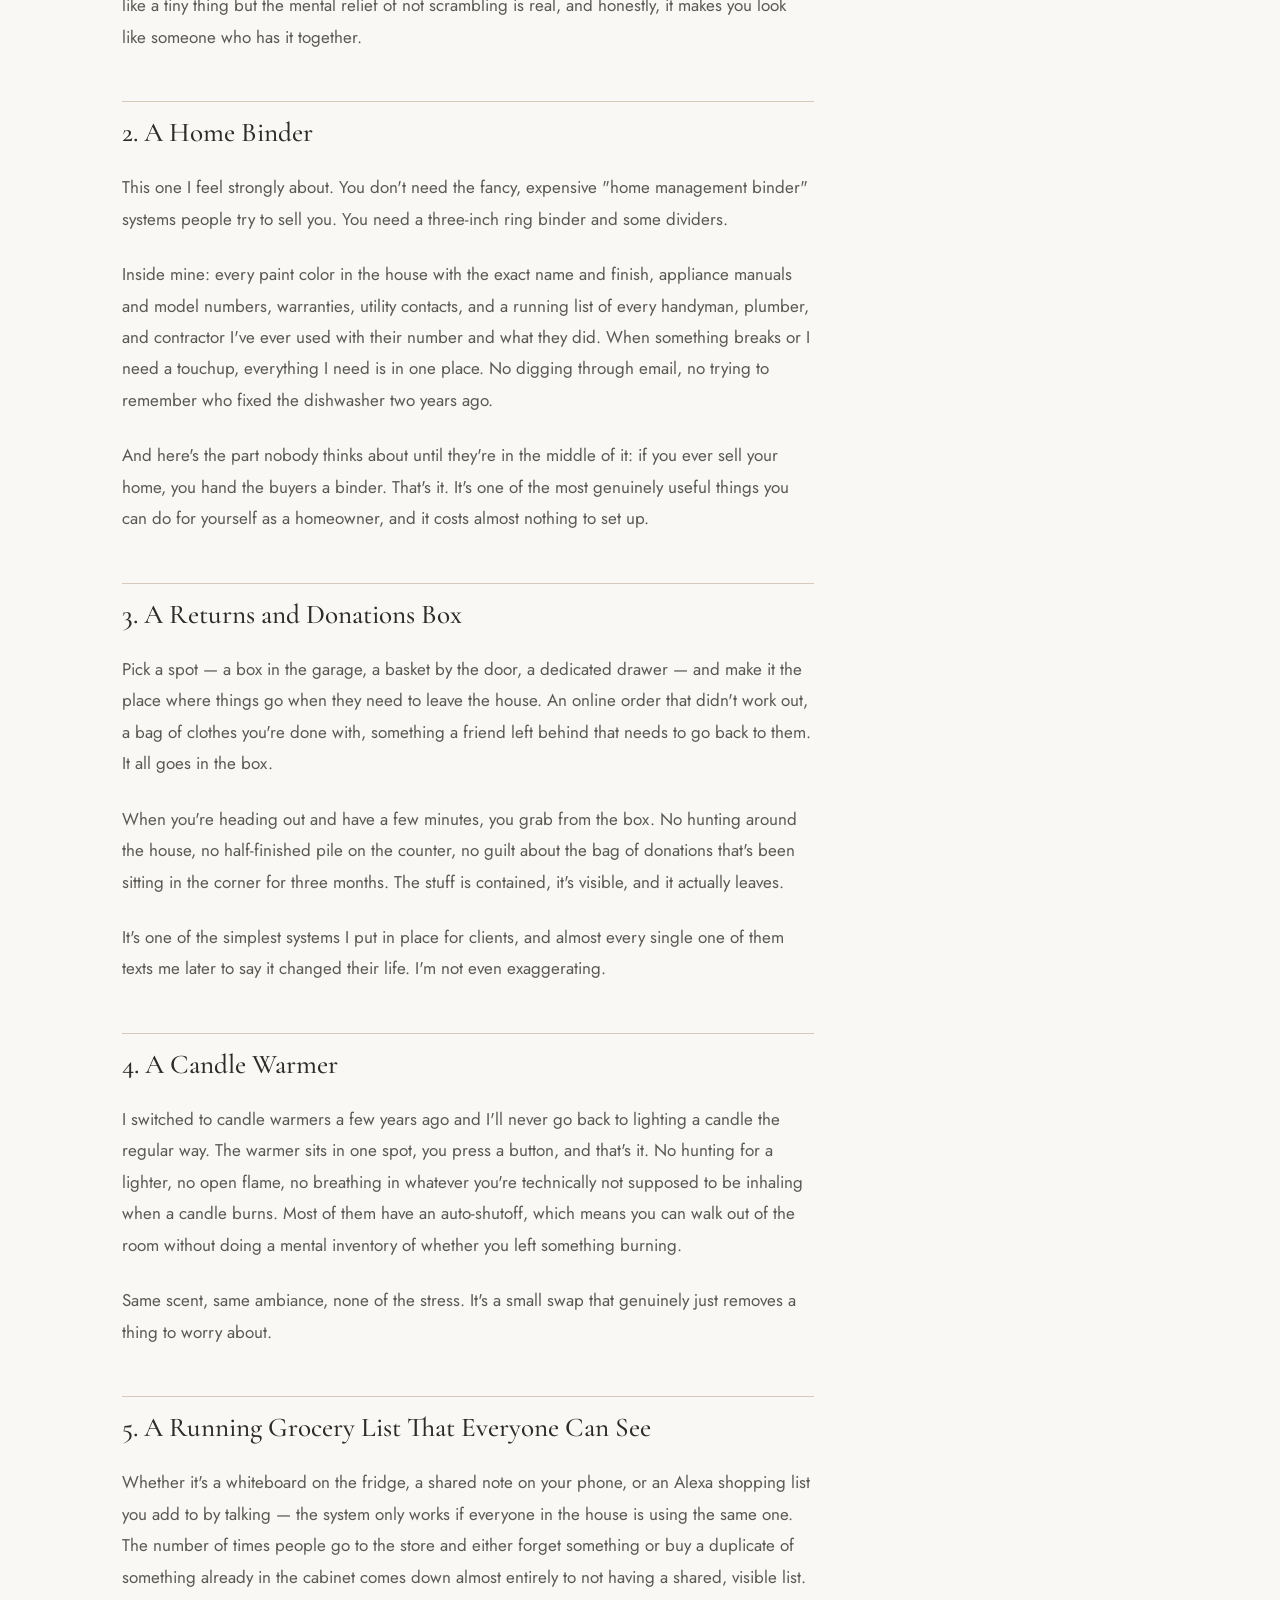
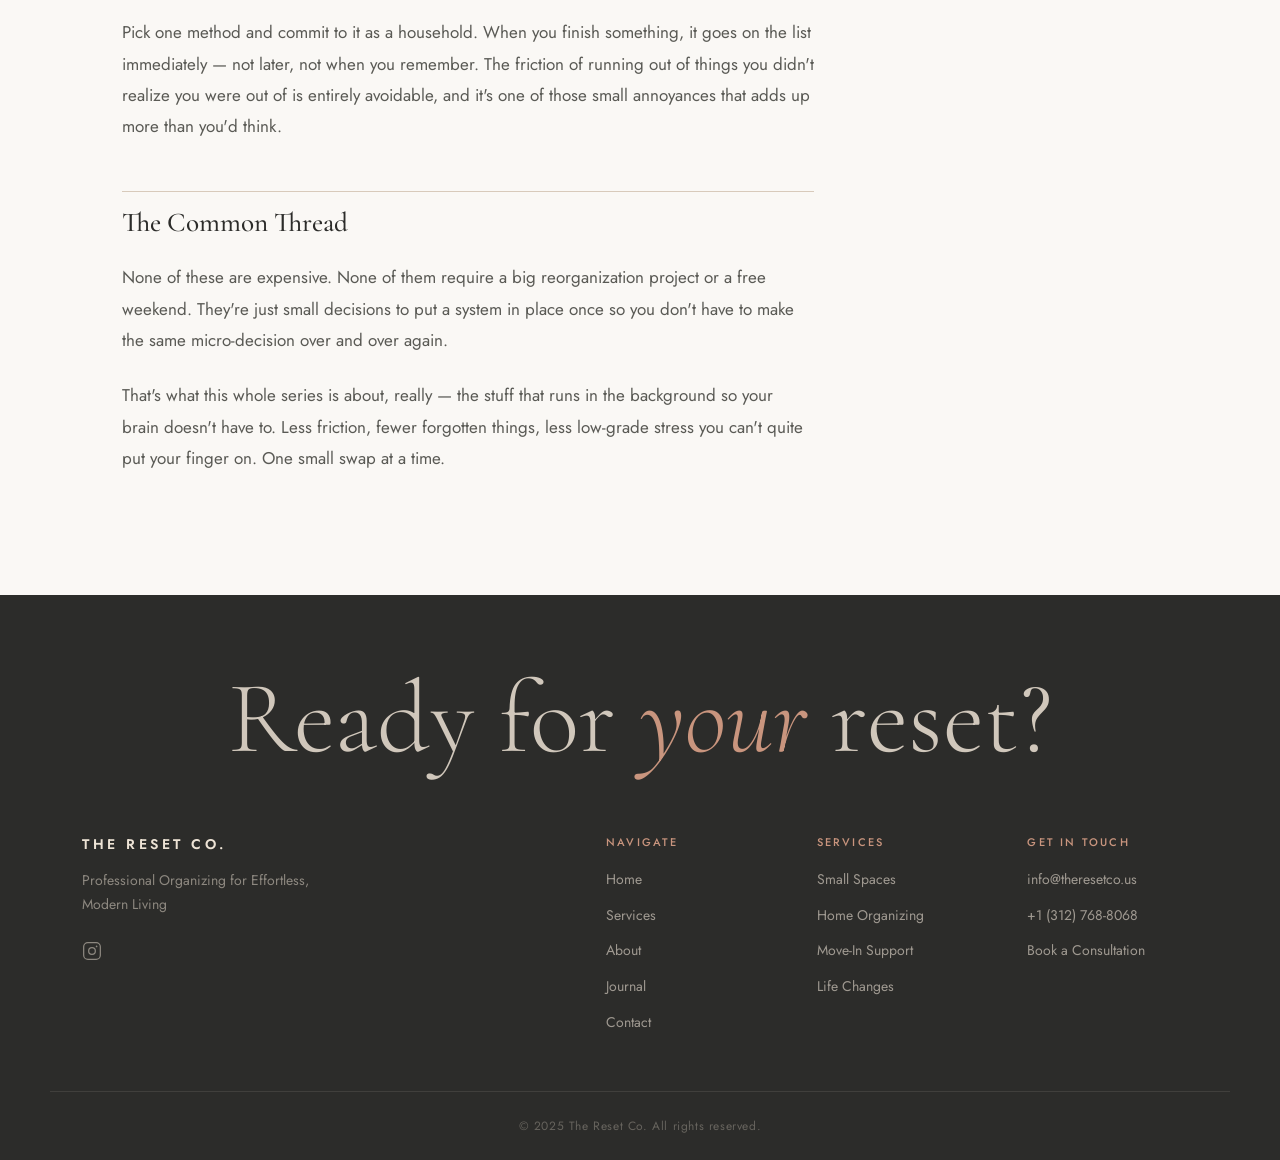
<file: blog/unsexy-life-hacks.html>
<!DOCTYPE html>
<html lang="en">
<head>
  <meta charset="UTF-8" />
  <meta name="viewport" content="width=device-width, initial-scale=1.0" />
  <title>The Unsexy Stuff That Actually Makes Your Life Run Smoother — The Reset Journal</title>
  <link rel="preconnect" href="https://fonts.googleapis.com" />
  <link rel="preconnect" href="https://fonts.gstatic.com" crossorigin />
  <link href="https://fonts.googleapis.com/css2?family=Cormorant+Garamond:ital,wght@0,300;0,400;0,500;0,600;1,300;1,400&family=Jost:wght@300;400;500;600&display=swap" rel="stylesheet" />
  <link rel="stylesheet" href="../style.css" />
</head>
<body>

  <!-- NAV -->
  <header class="nav-wrapper">
    <div class="ribbon">
      <a href="https://calendly.com/andrews-anna95/30min" target="_blank"><em>Now booking fall resets</em> · Free 30-minute consult →</a>
    </div>
    <nav class="nav">
      <a href="../index.html" class="nav-logo">
        <img src="../images/rco-logo.png" alt="The Reset Co." style="height: 36px; width: auto;" />
      </a>
      <button class="nav-toggle" aria-label="Toggle menu">
        <span></span><span></span><span></span>
      </button>
      <ul class="nav-links">
        <li><a href="../index.html">Home</a></li>
        <li class="has-dropdown">
          <a href="../services.html">Services</a>
          <ul class="dropdown">
            <li><a href="../services.html#small-spaces">Small Spaces</a></li>
            <li><a href="../services.html#home-organizing">Home Organizing</a></li>
            <li><a href="../services.html#move-in">Move-In Support</a></li>
            <li><a href="../services.html#life-changes">Life Changes</a></li>
          </ul>
        </li>
        <li><a href="../about.html">About</a></li>
        <li><a href="../blog.html" class="active">Journal</a></li>
        <li><a href="../contact.html">Contact</a></li>
        <li><a href="https://calendly.com/andrews-anna95/30min" target="_blank" class="nav-cta">Book Free Consult</a></li>
      </ul>
    </nav>
  </header>

  <!-- ARTICLE HERO -->
  <section class="article-hero">
    <div class="container article-hero-inner">
      <a href="../blog.html" class="article-back">← Back to the Journal</a>
      <div class="article-meta">
        <span class="journal-no">No. 03</span>
        <span class="blog-category">Life Systems</span>
        <span class="blog-date">2026</span>
      </div>
      <h1 class="article-title">The Unsexy Stuff That Actually Makes Your Life Run Smoother</h1>
      <p class="article-byline">By Anna Andrews, Founder of The Reset Co.</p>
    </div>
  </section>

  <!-- ARTICLE HERO IMAGE -->
  <div class="article-hero-image">
    <div class="container">
      <div class="article-image-wrap">
        <img src="../images/blog-unsexy-hacks.jpg" alt="Simple home systems that work" />
      </div>
    </div>
  </div>

  <!-- ARTICLE BODY -->
  <article class="article-body">
    <div class="container article-container">
      <div class="article-content">

        <p class="article-intro">There's a whole category of "life hacks" that never go viral. They're not aesthetic enough for a Pinterest board and they're not dramatic enough to build a Reel around. They're just... quietly genius.</p>

        <p>Small systems and swaps that make the everyday stuff faster, less annoying, and easier to hand off to someone else if you need to. These are the things I tell people about in person all the time — the stuff that comes up in client conversations when we're wrapping up a project and I say "okay, one more thing before I go." Consider this that conversation.</p>

        <h2>1. A Greeting Card Stash</h2>
        <p>I keep a dedicated box of greeting cards, and I never run out. Every time I'm in HomeGoods, I grab a few — their card selection is genuinely great and the prices are a fraction of what you'd pay at a drugstore. Birthday, sympathy, congratulations, blank — I grab whatever looks good and toss it in the box when I get home.</p>
        <p>The result is that I haven't made a last-minute card run in years. Someone has a baby, there's a funeral, a friend's birthday sneaks up on me — I go to the box. It takes thirty seconds. It sounds like a tiny thing but the mental relief of not scrambling is real, and honestly, it makes you look like someone who has it together.</p>

        <h2>2. A Home Binder</h2>
        <p>This one I feel strongly about. You don't need the fancy, expensive "home management binder" systems people try to sell you. You need a three-inch ring binder and some dividers.</p>
        <p>Inside mine: every paint color in the house with the exact name and finish, appliance manuals and model numbers, warranties, utility contacts, and a running list of every handyman, plumber, and contractor I've ever used with their number and what they did. When something breaks or I need a touchup, everything I need is in one place. No digging through email, no trying to remember who fixed the dishwasher two years ago.</p>
        <p>And here's the part nobody thinks about until they're in the middle of it: if you ever sell your home, you hand the buyers a binder. That's it. It's one of the most genuinely useful things you can do for yourself as a homeowner, and it costs almost nothing to set up.</p>

        <h2>3. A Returns and Donations Box</h2>
        <p>Pick a spot — a box in the garage, a basket by the door, a dedicated drawer — and make it the place where things go when they need to leave the house. An online order that didn't work out, a bag of clothes you're done with, something a friend left behind that needs to go back to them. It all goes in the box.</p>
        <p>When you're heading out and have a few minutes, you grab from the box. No hunting around the house, no half-finished pile on the counter, no guilt about the bag of donations that's been sitting in the corner for three months. The stuff is contained, it's visible, and it actually leaves.</p>
        <p>It's one of the simplest systems I put in place for clients, and almost every single one of them texts me later to say it changed their life. I'm not even exaggerating.</p>

        <h2>4. A Candle Warmer</h2>
        <p>I switched to candle warmers a few years ago and I'll never go back to lighting a candle the regular way. The warmer sits in one spot, you press a button, and that's it. No hunting for a lighter, no open flame, no breathing in whatever you're technically not supposed to be inhaling when a candle burns. Most of them have an auto-shutoff, which means you can walk out of the room without doing a mental inventory of whether you left something burning.</p>
        <p>Same scent, same ambiance, none of the stress. It's a small swap that genuinely just removes a thing to worry about.</p>

        <h2>5. A Running Grocery List That Everyone Can See</h2>
        <p>Whether it's a whiteboard on the fridge, a shared note on your phone, or an Alexa shopping list you add to by talking — the system only works if everyone in the house is using the same one. The number of times people go to the store and either forget something or buy a duplicate of something already in the cabinet comes down almost entirely to not having a shared, visible list.</p>
        <p>Pick one method and commit to it as a household. When you finish something, it goes on the list immediately — not later, not when you remember. The friction of running out of things you didn't realize you were out of is entirely avoidable, and it's one of those small annoyances that adds up more than you'd think.</p>

        <h2>The Common Thread</h2>
        <p>None of these are expensive. None of them require a big reorganization project or a free weekend. They're just small decisions to put a system in place once so you don't have to make the same micro-decision over and over again.</p>
        <p>That's what this whole series is about, really — the stuff that runs in the background so your brain doesn't have to. Less friction, fewer forgotten things, less low-grade stress you can't quite put your finger on. One small swap at a time.</p>

      </div>

      <!-- SIDEBAR -->
      <aside class="article-sidebar">
        <div class="sidebar-cta">
          <p class="section-label">Work With Anna</p>
          <h3>Ready to reset your space?</h3>
          <p>A free 30-minute consultation is all it takes to get started.</p>
          <a href="https://calendly.com/andrews-anna95/30min" target="_blank" class="btn btn-primary">Book Free Consult</a>
        </div>
        <div class="sidebar-back">
          <a href="../blog.html" class="btn btn-outline">← More from the Journal</a>
        </div>
      </aside>
    </div>
  </article>

  <!-- FOOTER -->
  <footer class="footer">
    <a href="https://calendly.com/andrews-anna95/30min" target="_blank" class="footer-signoff">Ready for <em>your</em> reset?</a>
    <div class="container footer-inner">
      <div class="footer-brand">
        <p class="footer-logo">THE RESET CO.</p>
        <p class="footer-tagline">Professional Organizing for Effortless, Modern Living</p>
        <div class="footer-social">
          <a href="https://www.instagram.com/theresetco._" target="_blank" aria-label="Instagram">
            <svg width="20" height="20" viewBox="0 0 24 24" fill="none" stroke="currentColor" stroke-width="1.5"><rect x="2" y="2" width="20" height="20" rx="5"/><circle cx="12" cy="12" r="4"/><circle cx="17.5" cy="6.5" r="1" fill="currentColor" stroke="none"/></svg>
          </a>
        </div>
      </div>
      <div class="footer-links">
        <div class="footer-col">
          <p class="footer-col-title">Navigate</p>
          <a href="../index.html">Home</a>
          <a href="../services.html">Services</a>
          <a href="../about.html">About</a>
          <a href="../blog.html">Journal</a>
          <a href="../contact.html">Contact</a>
        </div>
        <div class="footer-col">
          <p class="footer-col-title">Services</p>
          <a href="../services.html#small-spaces">Small Spaces</a>
          <a href="../services.html#home-organizing">Home Organizing</a>
          <a href="../services.html#move-in">Move-In Support</a>
          <a href="../services.html#life-changes">Life Changes</a>
        </div>
        <div class="footer-col">
          <p class="footer-col-title">Get in Touch</p>
          <a href="mailto:info@theresetco.us">info@theresetco.us</a>
          <a href="tel:+13127688068">+1 (312) 768-8068</a>
          <a href="https://calendly.com/andrews-anna95/30min" target="_blank">Book a Consultation</a>
        </div>
      </div>
    </div>
    <div class="footer-bottom">
      <p>© 2025 The Reset Co. All rights reserved.</p>
    </div>
  </footer>

  <script src="../main.js"></script>
</body>
</html>
</file>
<file: style.css>
/* ============================================
   THE RESET CO. — STYLESHEET
   ============================================ */

:root {
  --tan: #ede3d5;
  --tan-light: #f6f1ea;
  --tan-dark: #d8cabb;
  --green: #6c7860;
  --green-dark: #535d47;
  --green-light: #8a9478;
  --orange: #b37b64;
  --orange-light: #c9957e;
  --white: #faf8f5;
  --text-dark: #2c2c2a;
  --text-mid: #5a5a55;
  --text-light: #8a8a82;

  --font-display: 'Cormorant Garamond', Georgia, serif;
  --font-body: 'Jost', sans-serif;

  --radius: 2px;
  --radius-lg: 8px;
  --transition: 0.3s ease;
  --shadow: 0 4px 24px rgba(44, 44, 42, 0.08);
  --shadow-hover: 0 8px 40px rgba(44, 44, 42, 0.14);
}

/* RESET & BASE */
*, *::before, *::after { box-sizing: border-box; margin: 0; padding: 0; }

html { scroll-behavior: smooth; }

body {
  font-family: var(--font-body);
  background: var(--white);
  color: var(--text-dark);
  font-size: 16px;
  line-height: 1.7;
  -webkit-font-smoothing: antialiased;
}

img { max-width: 100%; display: block; }
a { text-decoration: none; color: inherit; }

.container {
  max-width: 1180px;
  margin: 0 auto;
  padding: 0 32px;
}

.section { padding: 96px 0; }
.bg-green { background: var(--green); }
.bg-tan { background: var(--tan-light); }
.mt-24 { margin-top: 24px; display: inline-block; }

/* ============================================
   TYPOGRAPHY
   ============================================ */
.section-label {
  font-family: var(--font-body);
  font-size: 11px;
  font-weight: 500;
  letter-spacing: 0.2em;
  text-transform: uppercase;
  color: var(--orange);
  margin-bottom: 16px;
}
.section-label.light { color: var(--tan-dark); }

.section-title {
  font-family: var(--font-display);
  font-size: clamp(2rem, 4vw, 3rem);
  font-weight: 400;
  line-height: 1.2;
  color: var(--text-dark);
  margin-bottom: 24px;
}
.section-title.light { color: var(--tan); }

/* Green italic payoff phrase in headings on light backgrounds */
.section-title em,
.philosophy-text h2 em,
.founder-text h2 em,
.contact-info h2 em { color: var(--green); }
.section-title.light em { color: inherit; }

/* Mixed-type headline: Jost caps with one Cormorant italic word */
.mix-title {
  font-family: var(--font-body);
  font-weight: 400;
  font-size: clamp(1.8rem, 4vw, 3rem);
  letter-spacing: 0.12em;
  text-transform: uppercase;
  line-height: 1.2;
}
.mix-title em {
  font-family: var(--font-display);
  font-style: italic;
  font-weight: 400;
  text-transform: lowercase;
  letter-spacing: 0;
  font-size: 1.15em;
  color: var(--orange);
  padding: 0 0.08em;
}
.section-title.light.mix-title em { color: var(--orange-light); }

em { font-style: italic; }

/* ============================================
   BUTTONS
   ============================================ */
.btn {
  display: inline-block;
  font-family: var(--font-body);
  font-size: 12px;
  font-weight: 500;
  letter-spacing: 0.15em;
  text-transform: uppercase;
  padding: 14px 32px;
  border-radius: var(--radius);
  transition: all var(--transition);
  cursor: pointer;
  border: 1.5px solid transparent;
}

.btn-primary {
  background: var(--green);
  color: var(--tan-light);
  border-color: var(--green);
}
.btn-primary:hover {
  background: var(--green-dark);
  border-color: var(--green-dark);
  transform: translateY(-1px);
  box-shadow: 0 6px 20px rgba(108, 120, 96, 0.3);
}

.btn-outline {
  background: transparent;
  color: var(--green);
  border-color: var(--green);
}
.btn-outline:hover {
  background: var(--green);
  color: var(--tan-light);
  transform: translateY(-1px);
}

.btn-outline-light {
  background: transparent;
  color: var(--tan);
  border-color: var(--tan);
}
.btn-outline-light:hover {
  background: var(--tan);
  color: var(--green);
}

/* ============================================
   NAVIGATION
   ============================================ */
.nav-wrapper {
  position: fixed;
  top: 0;
  left: 0;
  right: 0;
  z-index: 100;
  background: rgba(250, 248, 245, 0.95);
  backdrop-filter: blur(12px);
  border-bottom: 1px solid var(--tan-dark);
  transition: box-shadow var(--transition);
}
.nav-wrapper.scrolled { box-shadow: var(--shadow); }

.ribbon { background: var(--text-dark); text-align: center; padding: 8px 16px; }
.ribbon a {
  font-size: 11px;
  font-weight: 500;
  letter-spacing: 0.15em;
  text-transform: uppercase;
  color: var(--tan);
}
.ribbon em {
  font-family: var(--font-display);
  font-size: 16px;
  font-weight: 500;
  text-transform: none;
  letter-spacing: 0.02em;
  color: var(--orange-light);
}

.nav {
  max-width: 1180px;
  margin: 0 auto;
  padding: 0 32px;
  height: 72px;
  display: flex;
  align-items: center;
  justify-content: space-between;
}

.nav-logo {
  font-family: var(--font-body);
  font-size: 14px;
  font-weight: 600;
  letter-spacing: 0.25em;
  color: var(--green);
}

.nav-links {
  display: flex;
  align-items: center;
  gap: 40px;
  list-style: none;
}

.nav-links a {
  font-size: 12px;
  font-weight: 500;
  letter-spacing: 0.1em;
  text-transform: uppercase;
  color: var(--text-mid);
  transition: color var(--transition);
  position: relative;
}
.nav-links a::after {
  content: '';
  position: absolute;
  bottom: -4px;
  left: 0;
  width: 0;
  height: 1px;
  background: var(--orange);
  transition: width var(--transition);
}
.nav-links a:hover,
.nav-links a.active { color: var(--green); }
.nav-links a:hover::after,
.nav-links a.active::after { width: 100%; }

.nav-cta {
  background: var(--green) !important;
  color: var(--tan-light) !important;
  padding: 10px 22px;
  border-radius: var(--radius);
  font-size: 11px !important;
  letter-spacing: 0.15em !important;
  transition: all var(--transition) !important;
}
.nav-cta:hover {
  background: var(--green-dark) !important;
  transform: translateY(-1px);
}
.nav-cta::after { display: none !important; }

/* Dropdown */
.has-dropdown { position: relative; }
.dropdown {
  position: absolute;
  top: calc(100% + 16px);
  left: 50%;
  transform: translateX(-50%);
  background: var(--white);
  border: 1px solid var(--tan-dark);
  border-radius: var(--radius-lg);
  padding: 8px 0;
  list-style: none;
  min-width: 200px;
  box-shadow: var(--shadow);
  opacity: 0;
  visibility: hidden;
  transition: all var(--transition);
}
.has-dropdown:hover .dropdown { opacity: 1; visibility: visible; top: calc(100% + 8px); }
.dropdown li a {
  display: block;
  padding: 10px 20px;
  font-size: 12px;
  color: var(--text-mid);
}
.dropdown li a:hover { color: var(--green); background: var(--tan-light); }
.dropdown li a::after { display: none; }

/* Mobile toggle */
.nav-toggle {
  display: none;
  flex-direction: column;
  gap: 5px;
  background: none;
  border: none;
  cursor: pointer;
  padding: 4px;
}
.nav-toggle span {
  display: block;
  width: 24px;
  height: 1.5px;
  background: var(--green);
  transition: all var(--transition);
}

/* ============================================
   HERO
   ============================================ */
.hero {
  min-height: 100vh;
  display: flex;
  align-items: center;
  padding: 156px 32px 80px;
  max-width: 1180px;
  margin: 0 auto;
  gap: 80px;
}

.hero-content { flex: 1; }

.hero-eyebrow {
  font-size: 11px;
  font-weight: 500;
  letter-spacing: 0.25em;
  text-transform: uppercase;
  color: var(--orange);
  margin-bottom: 24px;
  opacity: 0;
  animation: fadeUp 0.8s 0.1s forwards;
}

.hero-title {
  font-family: var(--font-display);
  font-size: clamp(3rem, 6vw, 5rem);
  font-weight: 400;
  line-height: 1.1;
  color: var(--text-dark);
  margin-bottom: 28px;
  opacity: 0;
  animation: fadeUp 0.8s 0.2s forwards;
}
.hero-title em { color: var(--green); font-style: italic; }

.hero-sub {
  font-size: 17px;
  color: var(--text-mid);
  max-width: 460px;
  line-height: 1.8;
  margin-bottom: 40px;
  opacity: 0;
  animation: fadeUp 0.8s 0.35s forwards;
}

.hero-btns {
  display: flex;
  gap: 16px;
  flex-wrap: wrap;
  opacity: 0;
  animation: fadeUp 0.8s 0.5s forwards;
}

.hero-graphic {
  flex: 0 0 380px;
  opacity: 0;
  animation: fadeIn 1s 0.6s forwards;
}

.hero-card {
  background: var(--tan);
  border-radius: 16px;
  padding: 56px 40px;
  position: relative;
  overflow: hidden;
}
.hero-card::before {
  content: '';
  position: absolute;
  top: -40px;
  right: -40px;
  width: 200px;
  height: 200px;
  background: var(--green);
  opacity: 0.08;
  border-radius: 50%;
}
.hero-card::after {
  content: '';
  position: absolute;
  bottom: -60px;
  left: -20px;
  width: 160px;
  height: 160px;
  background: var(--orange);
  opacity: 0.07;
  border-radius: 50%;
}

.hero-card-inner { position: relative; z-index: 1; }
.hero-card-icon {
  display: block;
  font-size: 32px;
  color: var(--orange);
  margin-bottom: 24px;
}
.hero-card-inner p {
  font-family: var(--font-display);
  font-size: 1.8rem;
  font-weight: 400;
  line-height: 1.4;
  color: var(--text-dark);
}
.hero-card-inner em { color: var(--green); }

/* ============================================
   TRUST BAR
   ============================================ */
.trust-bar {
  background: var(--green);
  padding: 24px 32px;
  display: flex;
  align-items: center;
  justify-content: center;
  gap: 0;
  flex-wrap: wrap;
}
.trust-item {
  display: flex;
  align-items: center;
  gap: 10px;
  font-size: 12px;
  font-weight: 500;
  letter-spacing: 0.12em;
  text-transform: uppercase;
  color: var(--tan);
  padding: 8px 32px;
}
.trust-icon { color: var(--orange-light); font-size: 10px; }
.trust-divider {
  width: 1px;
  height: 20px;
  background: rgba(237, 227, 213, 0.25);
}

/* ============================================
   INTRO
   ============================================ */
.intro-grid {
  display: grid;
  grid-template-columns: 1fr 1fr;
  gap: 80px;
  align-items: center;
}

.intro-text p {
  color: var(--text-mid);
  margin-bottom: 20px;
  font-size: 16px;
  line-height: 1.8;
}

.photo-stack { position: relative; height: 560px; }
.photo-stack img {
  position: absolute;
  object-fit: cover;
  border-radius: var(--radius-lg);
  box-shadow: var(--shadow);
}
.stack-back  { top: 0; right: 0; width: 72%; height: 78%; }
.stack-front { bottom: 0; left: 0; width: 52%; height: 58%; border: 8px solid var(--white); }
.stack-tag {
  position: absolute;
  right: 0;
  bottom: 12%;
  background: var(--white);
  padding: 8px 14px;
  font-size: 10px;
  font-weight: 500;
  letter-spacing: 0.2em;
  text-transform: uppercase;
  color: var(--green);
}
@media (max-width: 1024px) { .photo-stack { height: 460px; } }
@media (max-width: 480px)  { .photo-stack { height: 360px; } }

/* ============================================
   SERVICES PREVIEW
   ============================================ */
.services-preview .container { max-width: 1180px; }
.services-preview .section-title { margin-bottom: 56px; }

.services-grid {
  display: grid;
  grid-template-columns: repeat(4, 1fr);
  gap: 2px;
}

.service-card {
  display: block;
  background: rgba(250, 248, 245, 0.05);
  border: 1px solid rgba(237, 227, 213, 0.15);
  padding: 40px 28px;
  transition: all var(--transition);
  cursor: pointer;
}
.service-card:hover {
  background: rgba(250, 248, 245, 0.1);
  transform: translateY(-4px);
}

.service-card-icon {
  font-size: 24px;
  color: var(--orange-light);
  margin-bottom: 20px;
  display: block;
}
.service-card h3 {
  font-family: var(--font-display);
  font-size: 1.4rem;
  font-weight: 500;
  color: var(--tan);
  margin-bottom: 12px;
}
.service-card p {
  font-size: 14px;
  color: rgba(237, 227, 213, 0.7);
  line-height: 1.7;
  margin-bottom: 24px;
}
.service-link {
  font-size: 11px;
  font-weight: 500;
  letter-spacing: 0.15em;
  text-transform: uppercase;
  color: var(--orange-light);
}

/* ============================================
   PROCESS
   ============================================ */
.process .section-title { margin-bottom: 64px; }

.process-steps {
  display: flex;
  align-items: flex-start;
  gap: 0;
  margin-bottom: 64px;
}

.process-step {
  flex: 1;
  padding: 0 32px;
}
.process-step:first-child { padding-left: 0; }
.process-step:last-child { padding-right: 0; }

.step-number {
  font-family: var(--font-display);
  font-size: 4rem;
  font-weight: 300;
  color: var(--tan-dark);
  line-height: 1;
  margin-bottom: 20px;
}
.process-step h3 {
  font-family: var(--font-display);
  font-size: 1.4rem;
  font-weight: 500;
  color: var(--text-dark);
  margin-bottom: 12px;
}
.process-step p { font-size: 15px; color: var(--text-mid); line-height: 1.8; }

.process-connector {
  flex: 0 0 2px;
  height: 1px;
  background: var(--tan-dark);
  margin-top: 32px;
  align-self: flex-start;
}

.process-cta { text-align: center; }

/* ============================================
   CALLOUT
   ============================================ */
.callout { background: var(--tan); }

.callout-inner {
  max-width: 700px;
  text-align: center;
}
.callout-mark {
  font-family: var(--font-display);
  font-size: 8rem;
  color: var(--green);
  opacity: 0.2;
  line-height: 0.5;
  display: block;
  margin-bottom: 24px;
}
.callout-quote blockquote {
  font-family: var(--font-display);
  font-size: clamp(1.5rem, 3vw, 2.2rem);
  font-weight: 400;
  font-style: italic;
  color: var(--text-dark);
  line-height: 1.5;
  margin-bottom: 20px;
}
.callout-quote cite {
  font-size: 13px;
  font-weight: 500;
  letter-spacing: 0.12em;
  text-transform: uppercase;
  color: var(--green);
  font-style: normal;
  display: block;
  margin-bottom: 8px;
}

/* ============================================
   TESTIMONIALS
   ============================================ */
.testimonials { text-align: center; }
.testimonials-inner { max-width: 860px; }
.testimonials .section-label { margin-bottom: 40px; }
.testimonial { margin: 0; }
.testimonial blockquote {
  font-family: var(--font-display);
  font-style: italic;
  font-weight: 300;
  font-size: clamp(1.7rem, 3.6vw, 2.75rem);
  line-height: 1.3;
  color: var(--text-dark);
  margin-bottom: 28px;
}
.testimonial blockquote::before { content: "\201C"; }
.testimonial blockquote::after  { content: "\201D"; }
.testimonial figcaption {
  font-family: var(--font-body);
  font-size: 11px;
  font-weight: 500;
  letter-spacing: 0.3em;
  text-transform: uppercase;
  color: var(--orange);
}
.testimonial-divider {
  display: block;
  margin: 56px 0;
  font-size: 14px;
  color: var(--tan-dark);
}

/* ============================================
   NEWSLETTER
   ============================================ */
.newsletter-inner {
  max-width: 560px;
  text-align: center;
}
.newsletter-sub {
  color: var(--text-mid);
  margin-bottom: 32px;
  font-size: 16px;
}
.newsletter-form {
  display: flex;
  gap: 0;
  border: 1.5px solid var(--tan-dark);
  border-radius: var(--radius);
  overflow: hidden;
  background: var(--white);
}
.newsletter-input {
  flex: 1;
  border: none;
  padding: 14px 20px;
  font-family: var(--font-body);
  font-size: 14px;
  color: var(--text-dark);
  background: transparent;
  outline: none;
}
.newsletter-input::placeholder { color: var(--text-light); }
.newsletter-form .btn {
  border-radius: 0;
  border: none;
  padding: 14px 28px;
}

/* ============================================
   FOOTER
   ============================================ */
.footer {
  background: var(--text-dark);
  color: var(--tan);
  padding-top: 72px;
}
.footer-signoff {
  display: block;
  text-align: center;
  font-family: var(--font-display);
  font-weight: 300;
  font-size: clamp(2.6rem, 8vw, 7rem);
  line-height: 1;
  color: rgba(237, 227, 213, 0.85);
  padding: 0 32px 64px;
  transition: color var(--transition);
}
.footer-signoff em { color: var(--orange-light); }
.footer-signoff:hover { color: var(--tan); }
.footer-inner {
  display: grid;
  grid-template-columns: 1.5fr 2fr;
  gap: 80px;
  padding-bottom: 56px;
  border-bottom: 1px solid rgba(237, 227, 213, 0.1);
}
.footer-logo {
  font-size: 14px;
  font-weight: 600;
  letter-spacing: 0.25em;
  color: var(--tan);
  margin-bottom: 12px;
}
.footer-tagline {
  font-size: 14px;
  color: rgba(237, 227, 213, 0.5);
  line-height: 1.7;
  margin-bottom: 24px;
  max-width: 240px;
}
.footer-social { display: flex; gap: 16px; }
.footer-social a {
  color: rgba(237, 227, 213, 0.5);
  transition: color var(--transition);
}
.footer-social a:hover { color: var(--tan); }

.footer-links {
  display: grid;
  grid-template-columns: repeat(3, 1fr);
  gap: 40px;
}
.footer-col { display: flex; flex-direction: column; gap: 12px; }
.footer-col-title {
  font-size: 11px;
  font-weight: 500;
  letter-spacing: 0.2em;
  text-transform: uppercase;
  color: var(--orange-light);
  margin-bottom: 4px;
}
.footer-col a {
  font-size: 14px;
  color: rgba(237, 227, 213, 0.6);
  transition: color var(--transition);
}
.footer-col a:hover { color: var(--tan); }

.footer-bottom {
  padding: 24px 32px;
  text-align: center;
}
.footer-bottom p {
  font-size: 12px;
  color: rgba(237, 227, 213, 0.3);
  letter-spacing: 0.05em;
}

/* ============================================
   PAGE HERO (inner pages)
   ============================================ */
.page-hero {
  position: relative;
  overflow: hidden;
  background: var(--green-dark);
  padding: 196px 32px 88px;
  text-align: center;
}
/* Ghosted page name behind the headline, set with data-ghost on the section */
.page-hero::before {
  content: attr(data-ghost);
  position: absolute;
  left: 50%;
  bottom: -0.2em;
  transform: translateX(-50%);
  font-family: var(--font-display);
  font-style: italic;
  font-weight: 300;
  font-size: clamp(7rem, 22vw, 20rem);
  line-height: 1;
  white-space: nowrap;
  color: rgba(237, 227, 213, 0.07);
  pointer-events: none;
}
.page-hero > * { position: relative; z-index: 1; }
.page-hero .section-label { display: block; margin-bottom: 16px; color: var(--tan-dark); }
.page-hero h1 {
  font-family: var(--font-display);
  font-size: clamp(2.5rem, 5vw, 4rem);
  font-weight: 400;
  line-height: 1.15;
  color: var(--tan-light);
  margin-bottom: 20px;
}
.page-hero h1 em { color: var(--tan); }
.page-hero p {
  font-size: 17px;
  color: rgba(237, 227, 213, 0.8);
  max-width: 560px;
  margin: 0 auto;
  line-height: 1.8;
}

/* ============================================
   ABOUT PAGE
   ============================================ */
.philosophy-grid {
  display: grid;
  grid-template-columns: 1fr 1fr;
  gap: 80px;
  align-items: start;
}
.philosophy-text h2 {
  font-family: var(--font-display);
  font-size: clamp(1.8rem, 3vw, 2.5rem);
  font-weight: 400;
  margin-bottom: 24px;
}
.philosophy-text p {
  color: var(--text-mid);
  line-height: 1.8;
  margin-bottom: 20px;
}

.philosophy-list {
  list-style: none;
  display: flex;
  flex-direction: column;
  gap: 12px;
  margin: 24px 0;
}
.philosophy-list li {
  display: flex;
  align-items: flex-start;
  gap: 12px;
  font-size: 15px;
  color: var(--text-mid);
}
.philosophy-list li::before {
  content: '—';
  color: var(--orange);
  font-weight: 500;
  flex-shrink: 0;
  margin-top: 2px;
}

.philosophy-visual {
  background: var(--tan);
  border-radius: var(--radius-lg);
  padding: 48px 40px;
  position: sticky;
  top: 100px;
}
.philosophy-visual blockquote {
  font-family: var(--font-display);
  font-size: 1.6rem;
  font-style: italic;
  line-height: 1.5;
  color: var(--text-dark);
  margin-bottom: 16px;
}
.philosophy-visual cite {
  font-size: 12px;
  font-weight: 500;
  letter-spacing: 0.15em;
  text-transform: uppercase;
  color: var(--green);
  font-style: normal;
}

.founder-section {
  background: var(--tan-light);
}
.founder-grid {
  display: grid;
  grid-template-columns: 0.85fr 1.15fr;
  gap: 80px;
  align-items: start;
}
.founder-photo { position: sticky; top: 140px; }
.founder-photo img {
  width: 100%;
  aspect-ratio: 4/5;
  object-fit: cover;
  border-radius: var(--radius-lg);
  box-shadow: var(--shadow);
}
.founder-text h2 {
  font-family: var(--font-display);
  font-size: clamp(1.8rem, 3vw, 2.5rem);
  font-weight: 400;
  margin-bottom: 24px;
}
.founder-text p {
  color: var(--text-mid);
  line-height: 1.8;
  margin-bottom: 20px;
}
.founder-image-placeholder {
  background: var(--tan);
  border-radius: var(--radius-lg);
  aspect-ratio: 4/5;
  display: flex;
  align-items: center;
  justify-content: center;
  flex-direction: column;
  gap: 16px;
  border: 2px dashed var(--tan-dark);
}
.founder-image-placeholder p {
  font-size: 13px;
  color: var(--text-light);
  text-align: center;
  max-width: 180px;
  line-height: 1.6;
}

/* ============================================
   SERVICES PAGE
   ============================================ */
.services-list { display: flex; flex-direction: column; gap: 0; }

.service-detail {
  display: grid;
  grid-template-columns: 1fr 0.7fr;
  gap: 80px;
  align-items: center;
  padding: 96px 0;
  border-bottom: 1px solid var(--tan-dark);
}
.service-detail:last-child { border-bottom: none; }
.service-detail.reverse { direction: rtl; }
.service-detail.reverse > * { direction: ltr; }

.service-detail-text .section-label { margin-bottom: 12px; }
.service-detail-text h2 {
  font-family: var(--font-display);
  font-size: clamp(2rem, 3vw, 2.8rem);
  font-weight: 400;
  margin-bottom: 20px;
}
.service-detail-text p {
  color: var(--text-mid);
  line-height: 1.8;
  margin-bottom: 20px;
}

.service-includes {
  background: var(--tan-light);
  border-radius: var(--radius-lg);
  padding: 32px;
  margin: 24px 0;
}
.service-includes h4 {
  font-size: 11px;
  font-weight: 500;
  letter-spacing: 0.2em;
  text-transform: uppercase;
  color: var(--orange);
  margin-bottom: 16px;
}
.service-includes ul {
  list-style: none;
  display: flex;
  flex-direction: column;
  gap: 10px;
}
.service-includes ul li {
  font-size: 14px;
  color: var(--text-mid);
  display: flex;
  align-items: flex-start;
  gap: 10px;
}
.service-includes ul li::before {
  content: '✓';
  color: var(--green);
  font-weight: 600;
  flex-shrink: 0;
}

.service-visual {
  background: var(--tan);
  border-radius: var(--radius-lg);
  aspect-ratio: 4/3;
  display: flex;
  align-items: center;
  justify-content: center;
  flex-direction: column;
  gap: 16px;
  position: relative;
  overflow: hidden;
}
.service-visual::before {
  content: '';
  position: absolute;
  top: -30px; right: -30px;
  width: 160px; height: 160px;
  background: var(--green);
  opacity: 0.08;
  border-radius: 50%;
}
.service-visual-num {
  font-family: var(--font-display);
  font-size: 6rem;
  font-weight: 300;
  color: var(--green);
  opacity: 0.2;
  line-height: 1;
}
.service-visual p {
  font-size: 13px;
  color: var(--text-light);
  text-align: center;
  max-width: 160px;
  line-height: 1.6;
  position: relative;
  z-index: 1;
}

/* ============================================
   CONTACT PAGE
   ============================================ */
.contact-grid {
  display: grid;
  grid-template-columns: 1fr 1fr;
  gap: 80px;
  align-items: start;
}
.contact-info h2 {
  font-family: var(--font-display);
  font-size: clamp(1.8rem, 3vw, 2.5rem);
  font-weight: 400;
  margin-bottom: 24px;
}
.contact-info p {
  color: var(--text-mid);
  line-height: 1.8;
  margin-bottom: 40px;
}
.contact-details { display: flex; flex-direction: column; gap: 20px; }
.contact-detail {
  display: flex;
  align-items: flex-start;
  gap: 16px;
  padding: 20px;
  background: var(--tan-light);
  border-radius: var(--radius-lg);
  border: 1px solid var(--tan-dark);
}
.contact-detail-icon {
  width: 40px;
  height: 40px;
  background: var(--green);
  border-radius: 50%;
  display: flex;
  align-items: center;
  justify-content: center;
  flex-shrink: 0;
  color: var(--tan-light);
  font-size: 14px;
}
.contact-detail-text p:first-child {
  font-size: 11px;
  font-weight: 500;
  letter-spacing: 0.15em;
  text-transform: uppercase;
  color: var(--orange);
  margin-bottom: 4px;
}
.contact-detail-text a,
.contact-detail-text p:last-child {
  font-size: 15px;
  color: var(--text-dark);
  transition: color var(--transition);
}
.contact-detail-text a:hover { color: var(--green); }

.contact-cta-box {
  background: var(--tan);
  border-radius: var(--radius-lg);
  padding: 48px 40px;
  text-align: center;
  position: sticky;
  top: 100px;
}
.contact-cta-box h3 {
  font-family: var(--font-display);
  font-size: 2rem;
  font-weight: 400;
  margin-bottom: 16px;
}
.contact-cta-box p {
  color: var(--text-mid);
  line-height: 1.8;
  margin-bottom: 32px;
}
.contact-cta-box .btn { width: 100%; text-align: center; }

/* ============================================
   ANIMATIONS
   ============================================ */
@keyframes fadeUp {
  from { opacity: 0; transform: translateY(24px); }
  to   { opacity: 1; transform: translateY(0); }
}
@keyframes fadeIn {
  from { opacity: 0; }
  to   { opacity: 1; }
}

.reveal {
  opacity: 0;
  transform: translateY(32px);
  transition: opacity 0.7s ease, transform 0.7s ease;
}
.reveal.visible {
  opacity: 1;
  transform: translateY(0);
}

/* ============================================
   RESPONSIVE
   ============================================ */
@media (max-width: 1024px) {
  .services-grid { grid-template-columns: repeat(2, 1fr); }
  .intro-grid,
  .philosophy-grid,
  .founder-grid,
  .service-detail,
  .contact-grid { grid-template-columns: 1fr; gap: 48px; }
  .service-detail.reverse { direction: ltr; }
  .hero { flex-direction: column; text-align: center; padding-top: 176px; gap: 48px; }
  .hero-sub { margin: 0 auto 40px; }
  .hero-btns { justify-content: center; }
  .hero-graphic { flex: none; width: 100%; max-width: 480px; margin: 0 auto; }
  .process-steps { flex-direction: column; gap: 40px; }
  .process-connector { width: 40px; height: 1px; margin: 0; }
  .process-step { padding: 0; }
  .footer-inner { grid-template-columns: 1fr; gap: 48px; }
  .philosophy-visual { position: static; }
  .founder-photo { position: static; max-width: 480px; }
  .contact-cta-box { position: static; }
}

@media (max-width: 768px) {
  .section { padding: 64px 0; }
  .nav-links {
    display: none;
    position: absolute;
    top: 100%;
    left: 0;
    right: 0;
    background: var(--white);
    flex-direction: column;
    gap: 0;
    padding: 24px 0 32px;
    border-bottom: 1px solid var(--tan-dark);
    box-shadow: var(--shadow);
  }
  .nav-links.open { display: flex; }
  .nav-links li { width: 100%; }
  .nav-links a {
    display: block;
    padding: 14px 32px;
    font-size: 13px;
  }
  .nav-cta { margin: 8px 32px 0; display: block; text-align: center; }
  .nav-toggle { display: flex; }
  .dropdown { position: static; transform: none; box-shadow: none; border: none; opacity: 1; visibility: visible; background: var(--tan-light); border-radius: 0; }
  .has-dropdown:hover .dropdown { top: 0; }
  .trust-bar { flex-direction: column; gap: 0; }
  .trust-divider { width: 40px; height: 1px; }
  .services-grid { grid-template-columns: 1fr; }
  .footer-links { grid-template-columns: 1fr 1fr; }
  .newsletter-form { flex-direction: column; border-radius: var(--radius); overflow: visible; border: none; }
  .newsletter-input { border: 1.5px solid var(--tan-dark); border-radius: var(--radius); padding: 14px 20px; }
  .newsletter-form .btn { border-radius: var(--radius); width: 100%; }
}

@media (max-width: 480px) {
  .container { padding: 0 20px; }
  .hero { padding: 156px 20px 60px; }
  .footer-links { grid-template-columns: 1fr; }
}

/* ============================================
   BLOG INDEX
   ============================================ */
.blog-grid {
  display: grid;
  grid-template-columns: repeat(3, 1fr);
  gap: 40px;
}

.blog-card {
  background: var(--white);
  border: 1px solid var(--tan-dark);
  border-radius: var(--radius-lg);
  overflow: hidden;
  transition: box-shadow var(--transition), transform var(--transition);
}
.blog-card:hover {
  box-shadow: var(--shadow-hover);
  transform: translateY(-4px);
}

.blog-card-image-link { display: block; }
.blog-card-image {
  aspect-ratio: 16/9;
  overflow: hidden;
  background: var(--tan);
}
.blog-card-image img {
  width: 100%;
  height: 100%;
  object-fit: cover;
  transition: transform 0.5s ease;
}
.blog-card:hover .blog-card-image img { transform: scale(1.04); }

.blog-card-body { padding: 28px; }

.blog-card-meta {
  display: flex;
  align-items: center;
  gap: 12px;
  margin-bottom: 14px;
}
.blog-category {
  font-family: var(--font-body);
  font-size: 10px;
  font-weight: 500;
  letter-spacing: 0.15em;
  text-transform: uppercase;
  color: var(--white);
  background: var(--orange);
  padding: 4px 10px;
  border-radius: 2px;
}
.journal-no {
  font-family: var(--font-display);
  font-style: italic;
  font-size: 1.05rem;
  color: var(--green);
  letter-spacing: 0.02em;
}
.blog-date {
  font-family: var(--font-body);
  font-size: 12px;
  color: var(--text-light);
}

.blog-card-title {
  font-family: var(--font-display);
  font-size: 1.35rem;
  font-weight: 500;
  line-height: 1.3;
  color: var(--text-dark);
  margin-bottom: 12px;
}
.blog-card-desc {
  font-size: 14px;
  color: var(--text-mid);
  line-height: 1.7;
  margin-bottom: 24px;
}
.blog-card-btn { font-size: 11px; }

/* ============================================
   ARTICLE PAGE
   ============================================ */
.article-hero {
  background: var(--tan-light);
  padding: 176px 32px 48px;
  border-bottom: 1px solid var(--tan-dark);
}
.article-hero-inner { max-width: 760px; }

.article-back {
  display: inline-block;
  font-family: var(--font-body);
  font-size: 12px;
  font-weight: 500;
  letter-spacing: 0.1em;
  color: var(--green);
  margin-bottom: 24px;
  transition: color var(--transition);
}
.article-back:hover { color: var(--green-dark); }

.article-meta {
  display: flex;
  align-items: center;
  gap: 12px;
  margin-bottom: 20px;
}

.article-title {
  font-family: var(--font-display);
  font-size: clamp(2rem, 4vw, 3rem);
  font-weight: 400;
  line-height: 1.15;
  color: var(--text-dark);
  margin-bottom: 16px;
}

.article-byline {
  font-family: var(--font-body);
  font-size: 13px;
  font-weight: 500;
  letter-spacing: 0.1em;
  color: var(--green);
}

.article-hero-image { padding: 48px 0 0; }
.article-image-wrap {
  max-width: 760px;
  border-radius: var(--radius-lg);
  overflow: hidden;
}
.article-image-wrap img { width: 100%; height: auto; display: block; }

.article-body { padding: 64px 0 96px; }

.article-container {
  display: grid;
  grid-template-columns: 1fr 280px;
  gap: 64px;
  align-items: flex-start;
  max-width: 1100px;
}

.article-content p {
  font-size: 17px;
  line-height: 1.85;
  color: var(--text-mid);
  margin-bottom: 24px;
}
.article-intro {
  font-size: 19px !important;
  color: var(--text-dark) !important;
  font-weight: 400;
}
.article-content h2 {
  font-family: var(--font-display);
  font-size: 1.7rem;
  font-weight: 500;
  color: var(--text-dark);
  margin: 48px 0 16px;
  padding-top: 8px;
  border-top: 1px solid var(--tan-dark);
}
.article-content h2:first-of-type { margin-top: 40px; }

.article-sidebar { position: sticky; top: 100px; }

.sidebar-cta {
  background: var(--tan);
  border-radius: var(--radius-lg);
  padding: 32px;
  margin-bottom: 16px;
}
.sidebar-cta .section-label { display: block; margin-bottom: 10px; }
.sidebar-cta h3 {
  font-family: var(--font-display);
  font-size: 1.4rem;
  font-weight: 400;
  color: var(--text-dark);
  margin-bottom: 12px;
  line-height: 1.3;
}
.sidebar-cta p {
  font-size: 14px;
  color: var(--text-mid);
  line-height: 1.7;
  margin-bottom: 20px;
}
.sidebar-cta .btn { width: 100%; text-align: center; }
.sidebar-back .btn { width: 100%; text-align: center; }

@media (max-width: 1024px) {
  .blog-grid { grid-template-columns: repeat(2, 1fr); }
  .article-container { grid-template-columns: 1fr; }
  .article-sidebar { position: static; }
}
@media (max-width: 640px) {
  .blog-grid { grid-template-columns: 1fr; }
}

/* ============================================
   MEET ANNA (Home)
   ============================================ */
.meet {
  position: relative;
  background: var(--tan-light);
  padding: 120px 0;
  overflow: hidden;
}
.meet-ghost {
  position: absolute;
  top: 24px;
  left: -0.04em;
  z-index: 0;
  font-family: var(--font-display);
  font-style: italic;
  font-weight: 300;
  font-size: clamp(8rem, 20vw, 18rem);
  line-height: 1;
  color: var(--tan);
  pointer-events: none;
  user-select: none;
}
.meet-inner {
  position: relative;
  z-index: 1;
  display: grid;
  grid-template-columns: repeat(12, 1fr);
  align-items: center;
}

/* Photo */
.meet-photo {
  grid-column: 6 / -1;
  grid-row: 1;
  position: relative;
  height: 640px;
  border-radius: var(--radius-lg);
  overflow: hidden;
}
.meet-photo img {
  width: 100%;
  height: 100%;
  object-fit: cover;
  object-position: center 15%;
}
.meet-photo figcaption {
  position: absolute;
  right: 20px;
  bottom: 18px;
  font-size: 10px;
  font-weight: 500;
  letter-spacing: 0.2em;
  text-transform: uppercase;
  color: var(--tan-light);
  background: rgba(44, 44, 42, 0.35);
  backdrop-filter: blur(6px);
  padding: 6px 12px;
  border-radius: var(--radius);
}

/* Overlapping card */
.meet-card {
  grid-column: 1 / 7;
  grid-row: 1;
  position: relative;
  z-index: 2;
  background: var(--white);
  border-top: 3px solid var(--orange);
  padding: 56px 56px 48px;
  box-shadow: var(--shadow);
  transition-delay: 0.15s;
}
.meet-label {
  display: flex;
  align-items: center;
  gap: 12px;
}
.meet-label::before {
  content: '';
  width: 32px;
  height: 1px;
  background: var(--orange);
}
.meet-title {
  font-family: var(--font-display);
  font-size: clamp(2.4rem, 4.5vw, 3.6rem);
  font-weight: 400;
  line-height: 1.05;
  color: var(--text-dark);
  margin-bottom: 24px;
}
.meet-title em { color: var(--green); }
.meet-lede {
  font-family: var(--font-display);
  font-size: 1.5rem;
  line-height: 1.4;
  color: var(--text-dark);
  margin-bottom: 16px;
}
.meet-body {
  color: var(--text-mid);
  line-height: 1.8;
}
.meet-quote {
  font-family: var(--font-display);
  font-style: italic;
  font-size: 1.25rem;
  color: var(--green);
  padding: 16px 0;
  margin: 28px 0 32px;
  border-top: 1px solid var(--tan-dark);
  border-bottom: 1px solid var(--tan-dark);
}
.meet-link {
  display: inline-flex;
  align-items: center;
  gap: 8px;
  font-size: 12px;
  font-weight: 500;
  letter-spacing: 0.15em;
  text-transform: uppercase;
  color: var(--green);
  padding-bottom: 4px;
  border-bottom: 1px solid var(--orange);
}
.meet-link span { transition: transform var(--transition); }
.meet-link:hover span { transform: translateX(4px); }

@media (max-width: 1024px) {
  .meet { padding: 80px 0; }
  .meet-ghost { display: none; }
  .meet-inner { grid-template-columns: 1fr; }
  .meet-photo {
    grid-column: 1;
    grid-row: 1;
    height: auto;
    aspect-ratio: 4 / 5;
    max-height: 620px;
  }
  .meet-card {
    grid-column: 1;
    grid-row: 2;
    margin: -96px 24px 0;
    padding: 40px 32px;
  }
}
@media (max-width: 480px) {
  .meet-card { margin: -64px 0 0; padding: 32px 24px; }
  .meet-lede { font-size: 1.3rem; }
}
</file>
